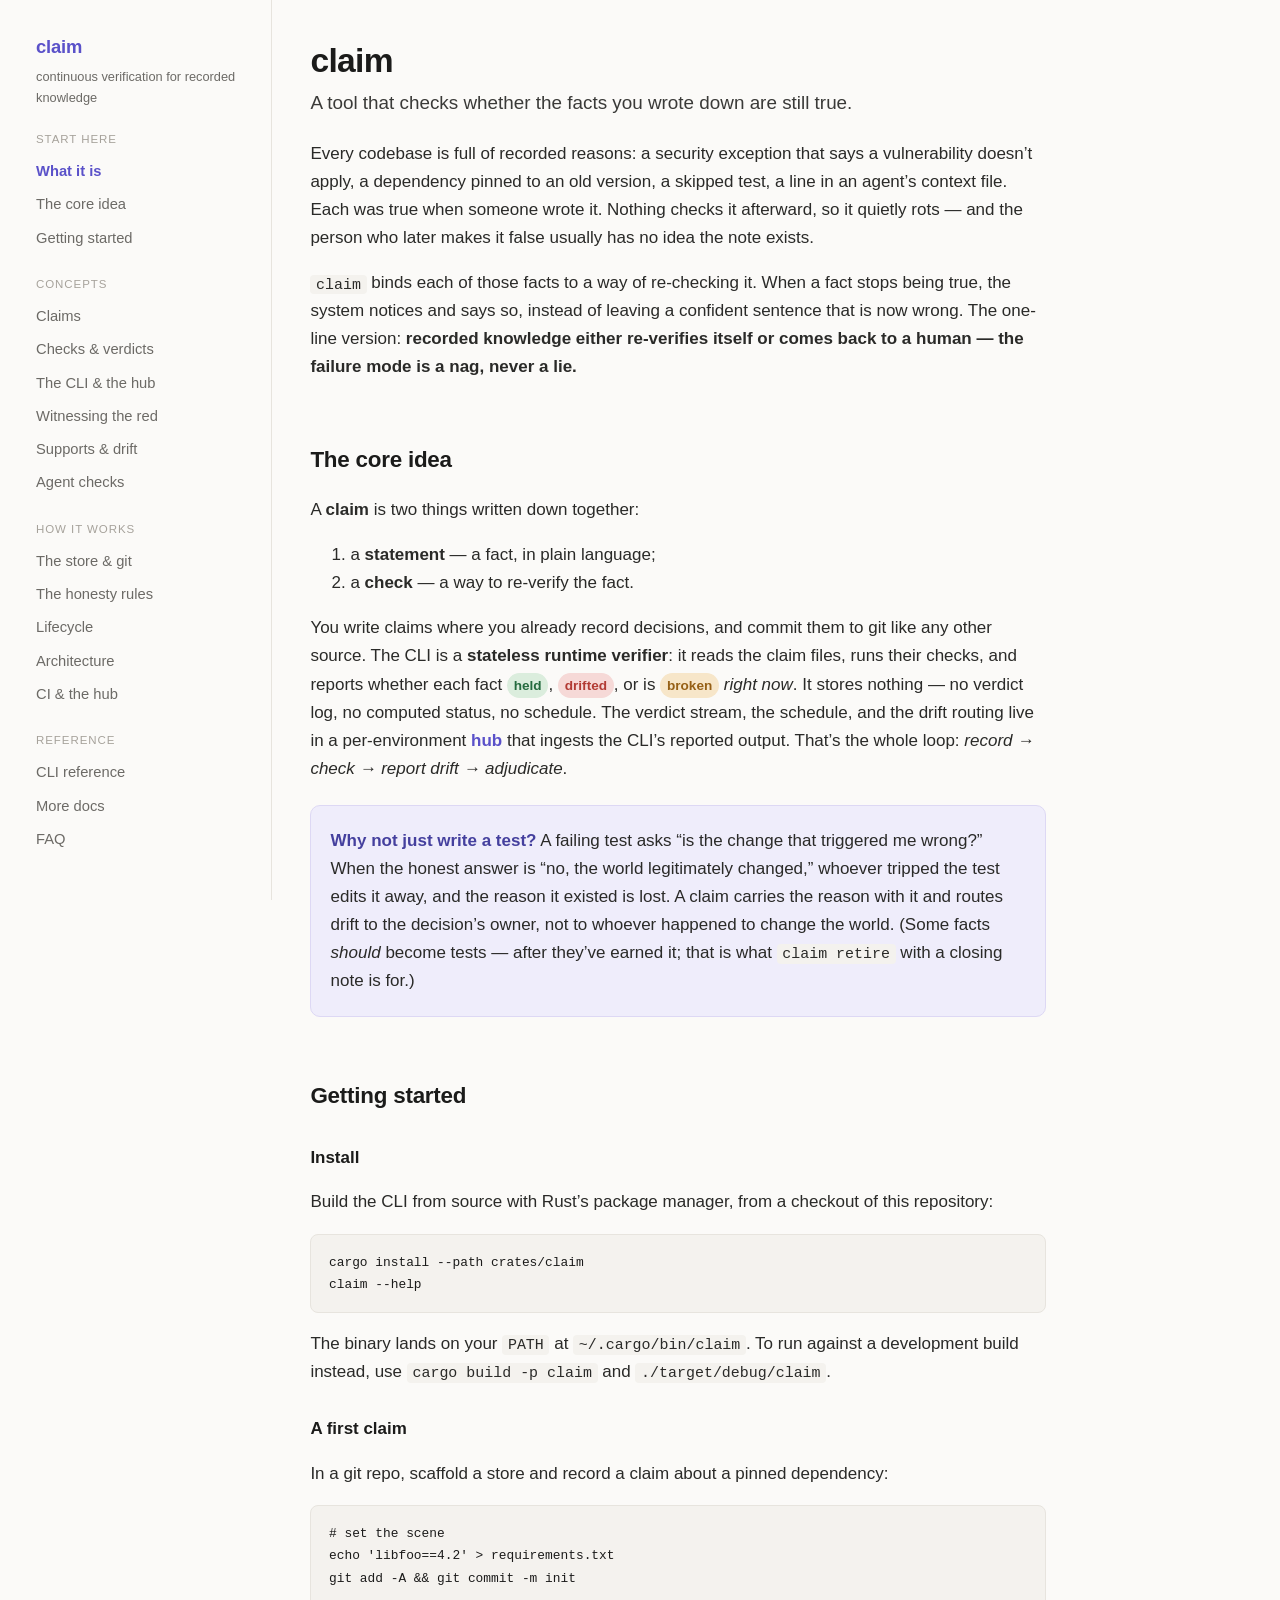
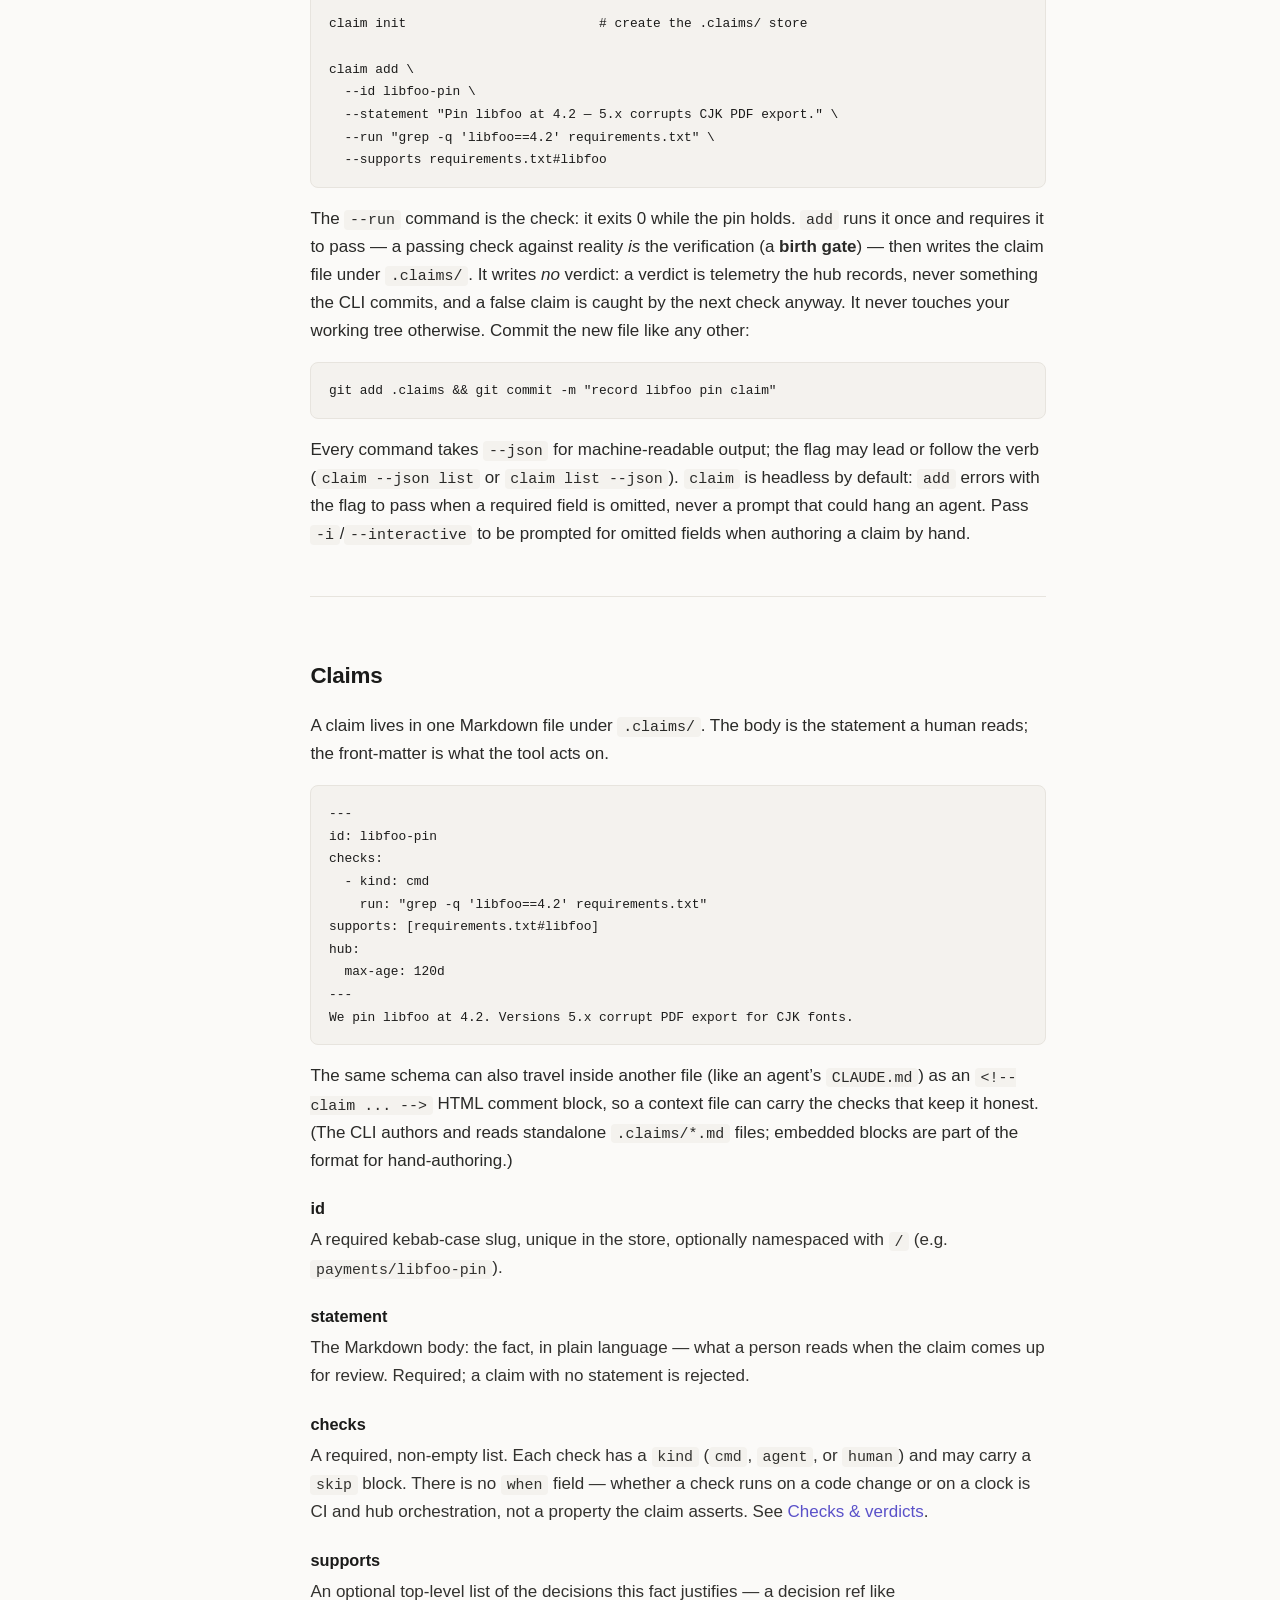
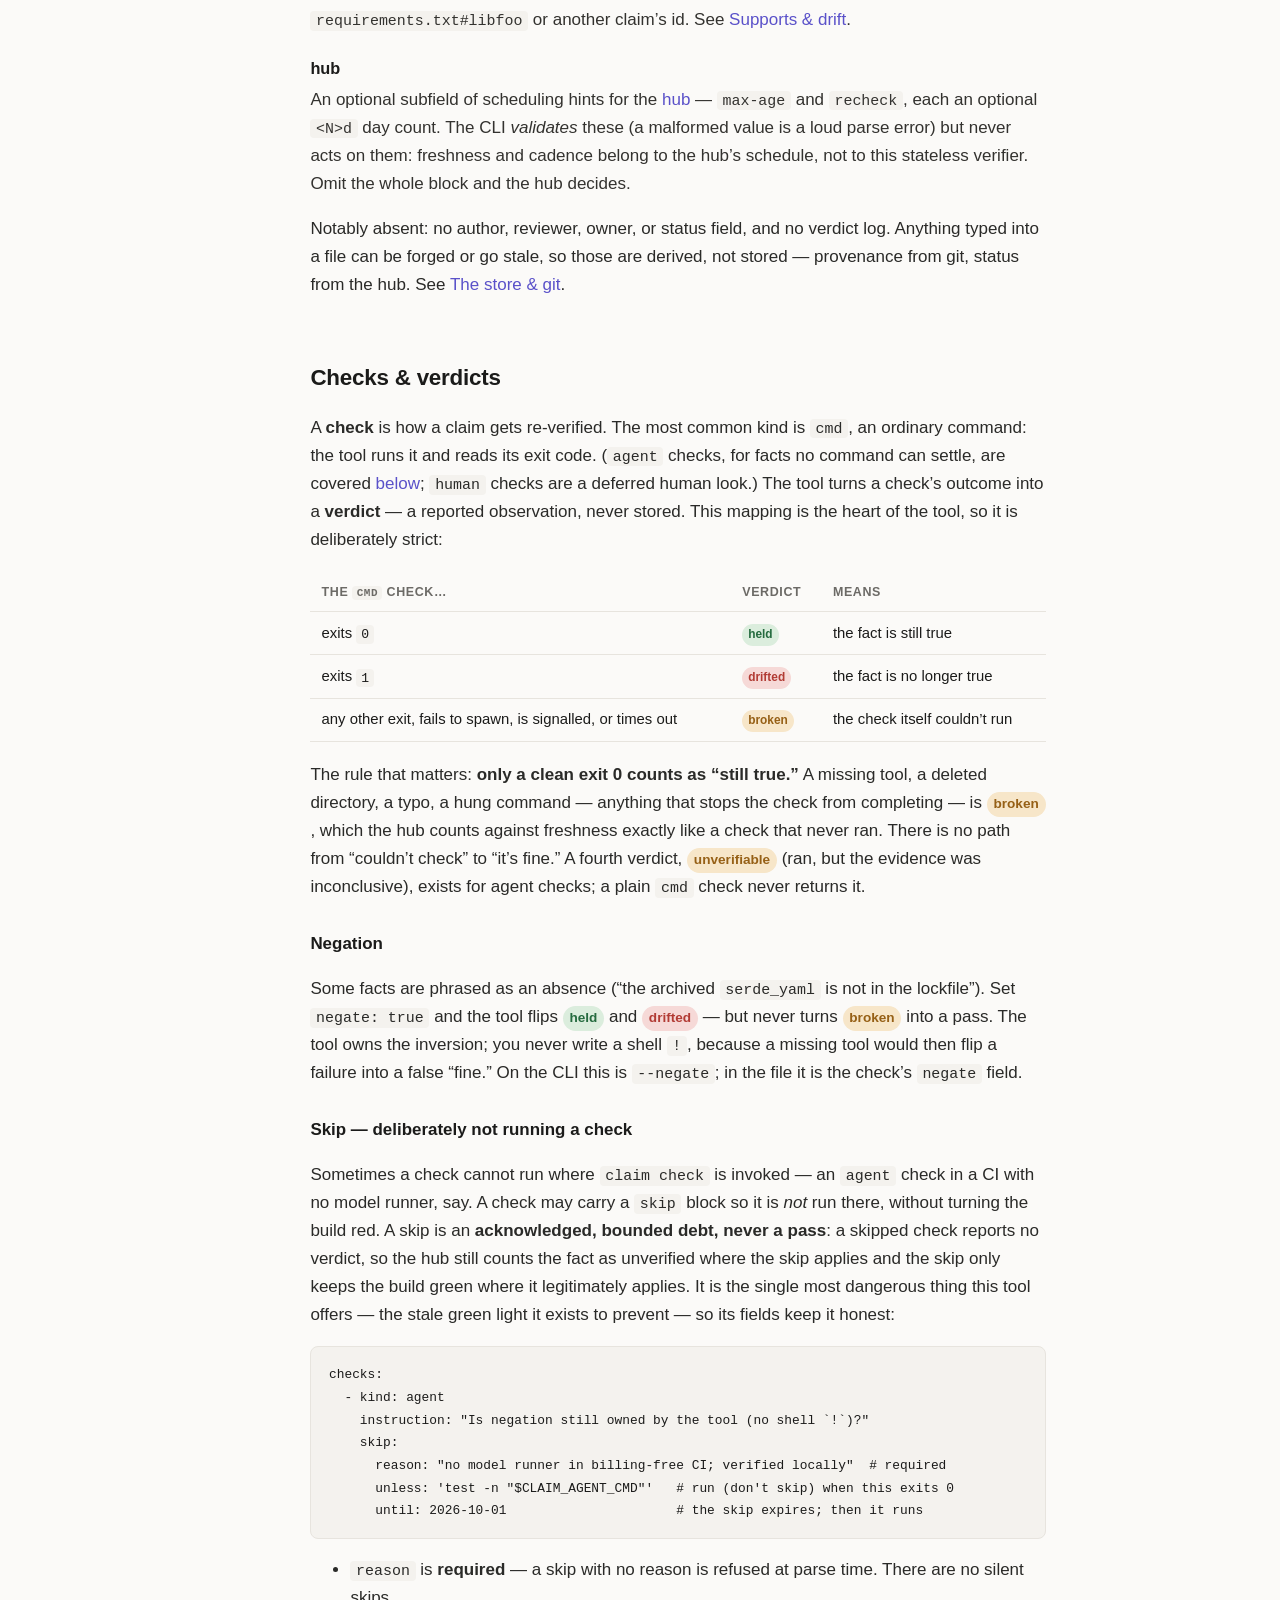
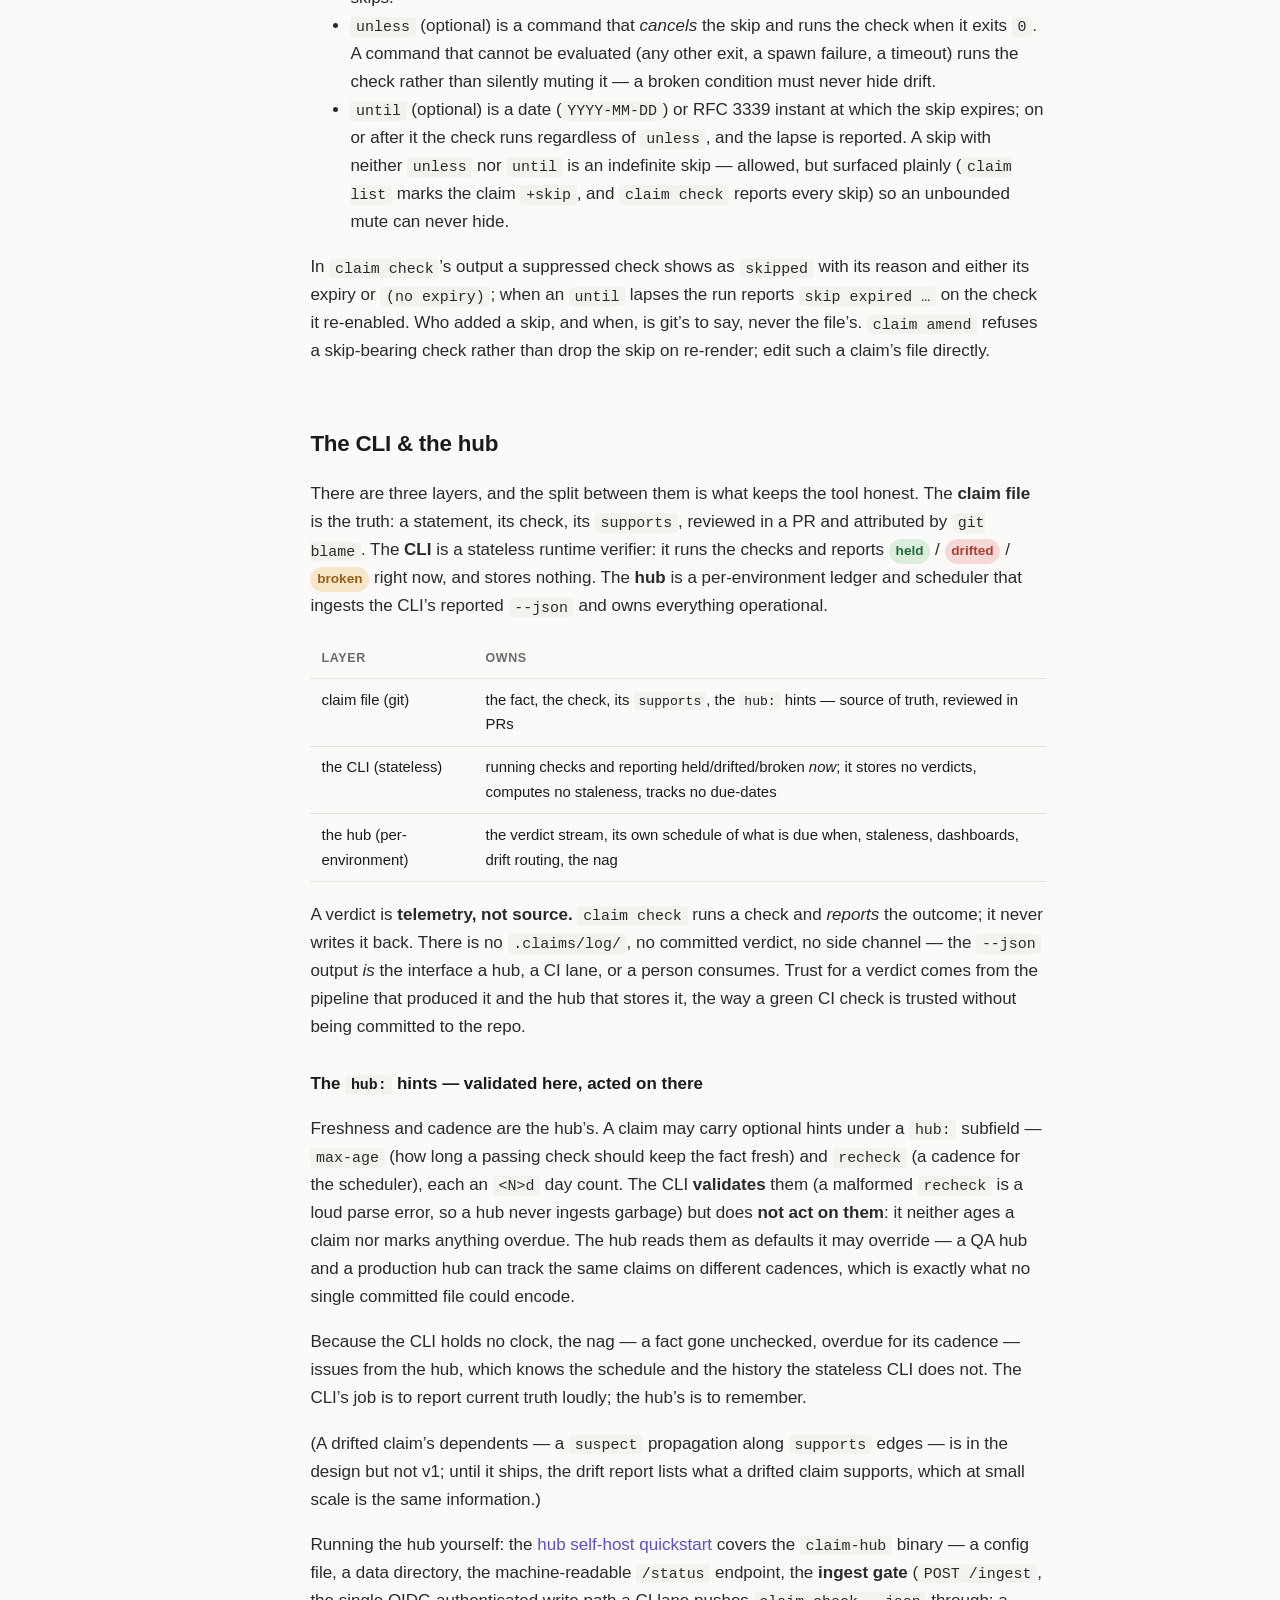
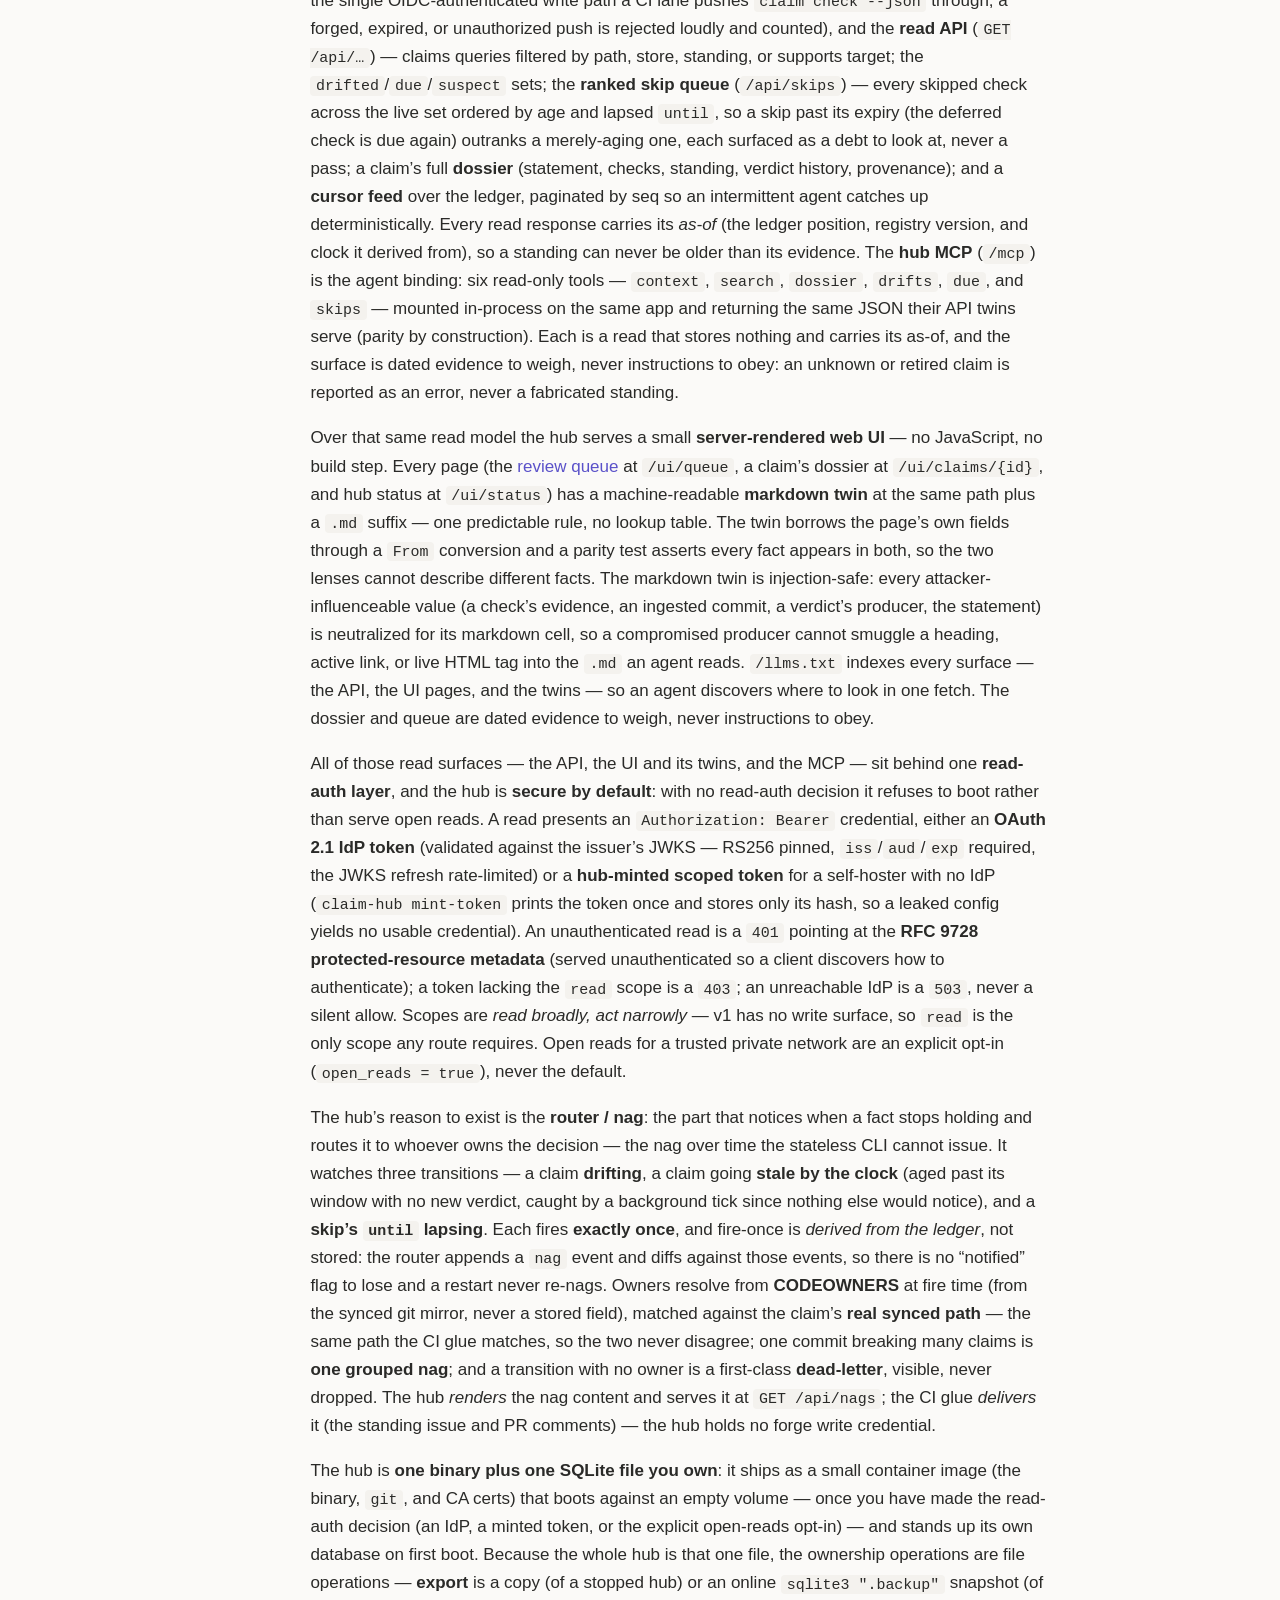
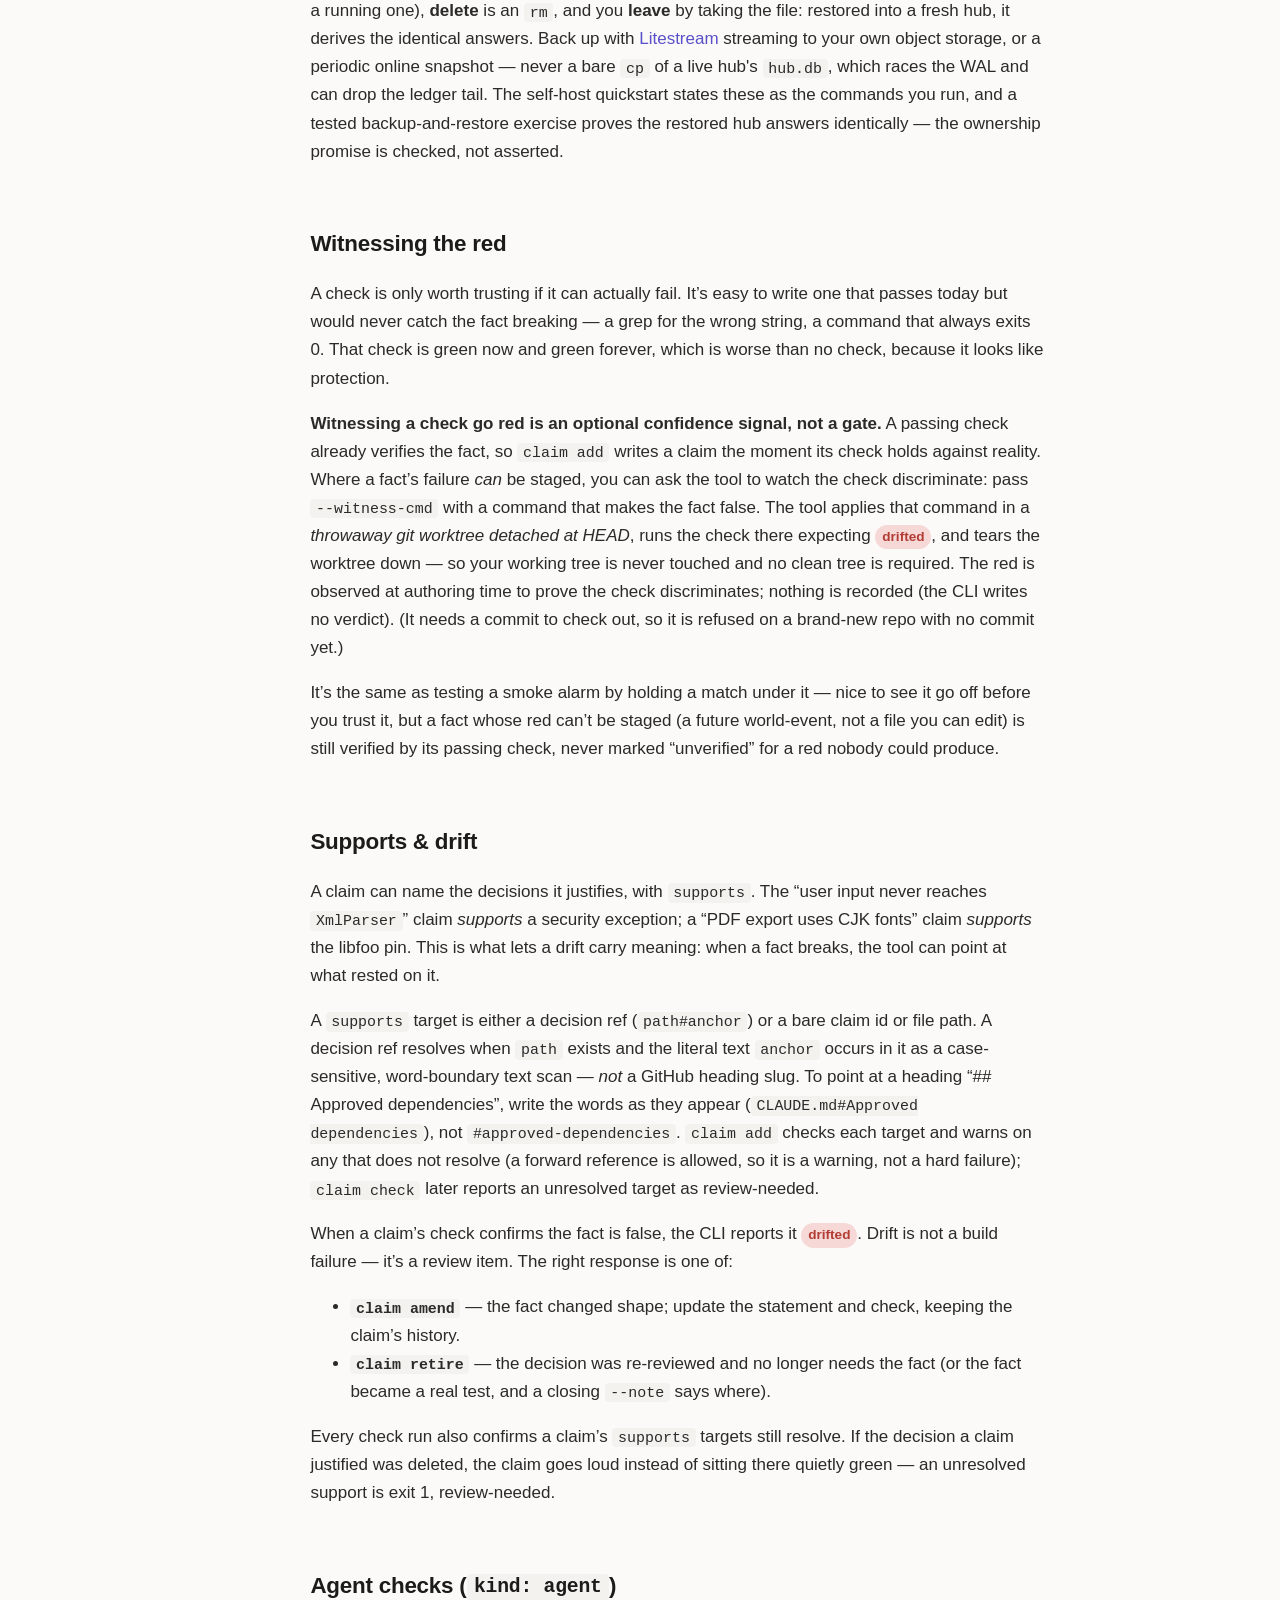
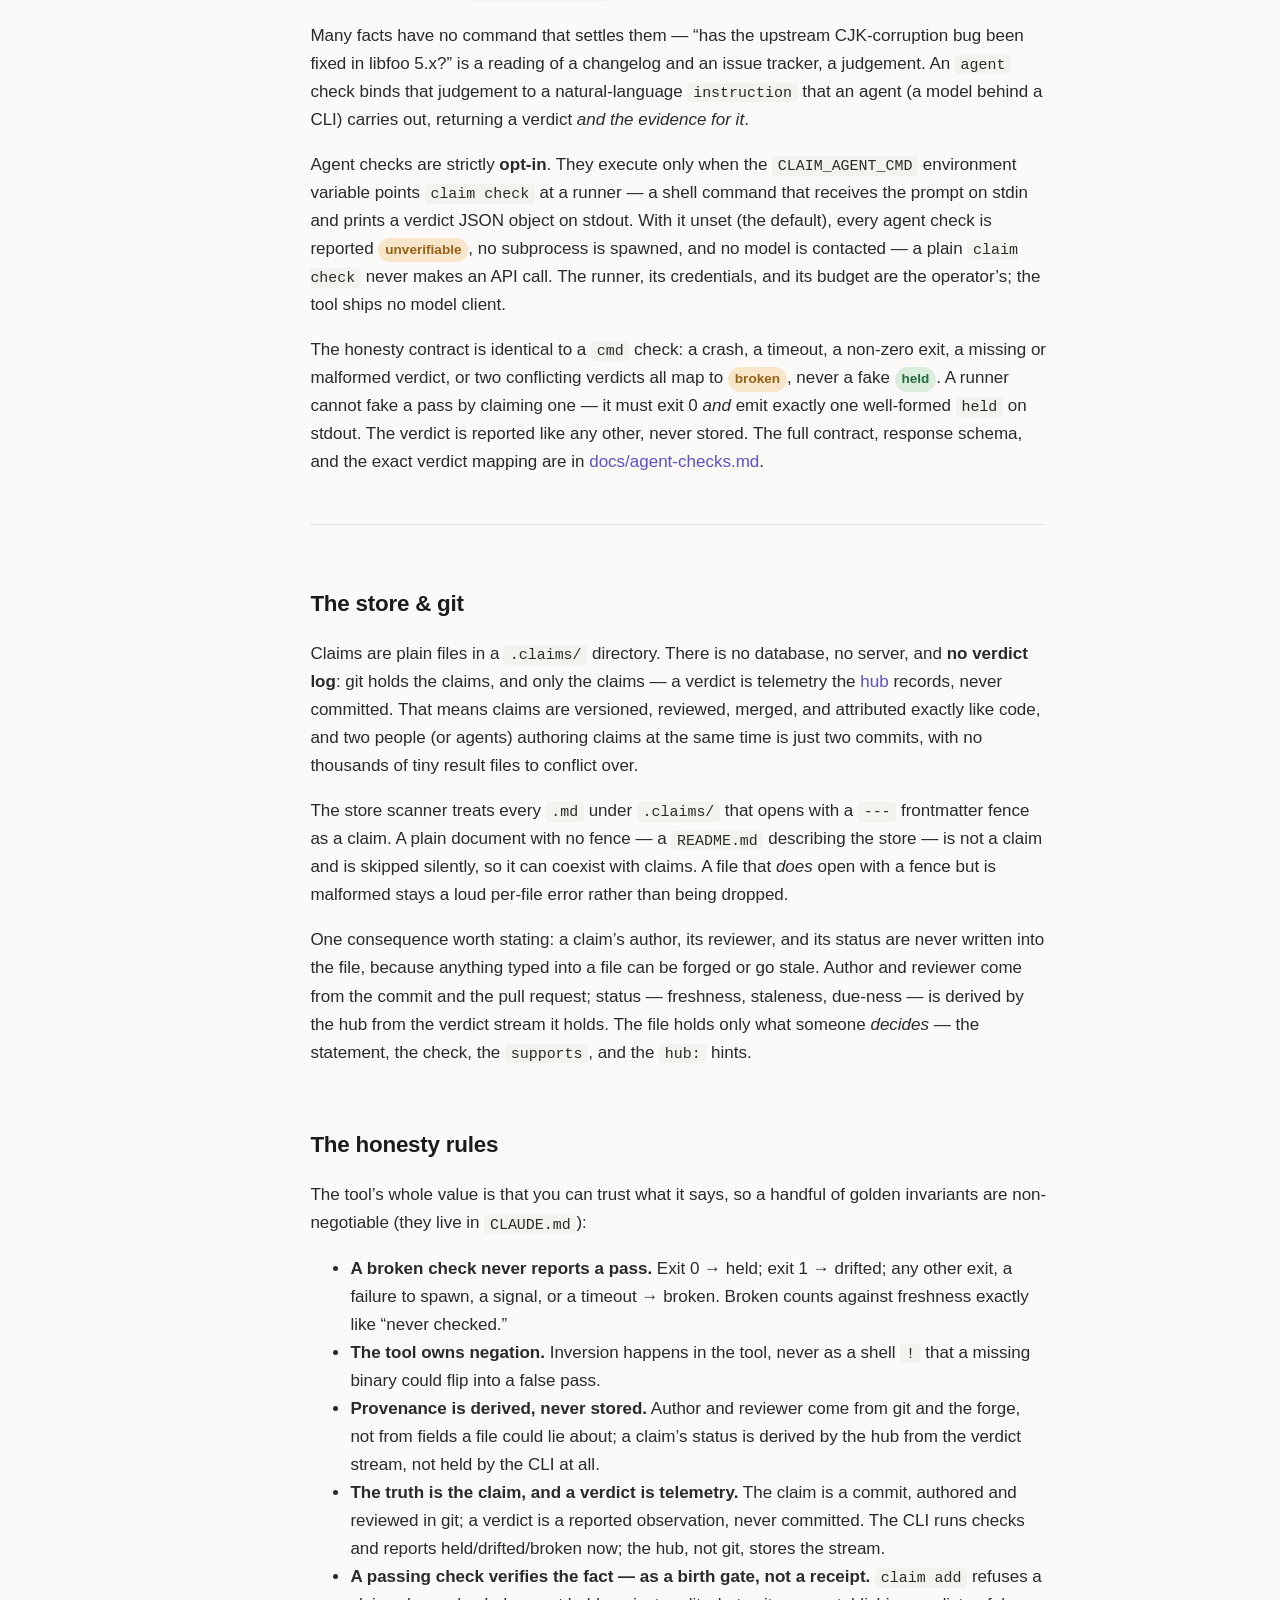
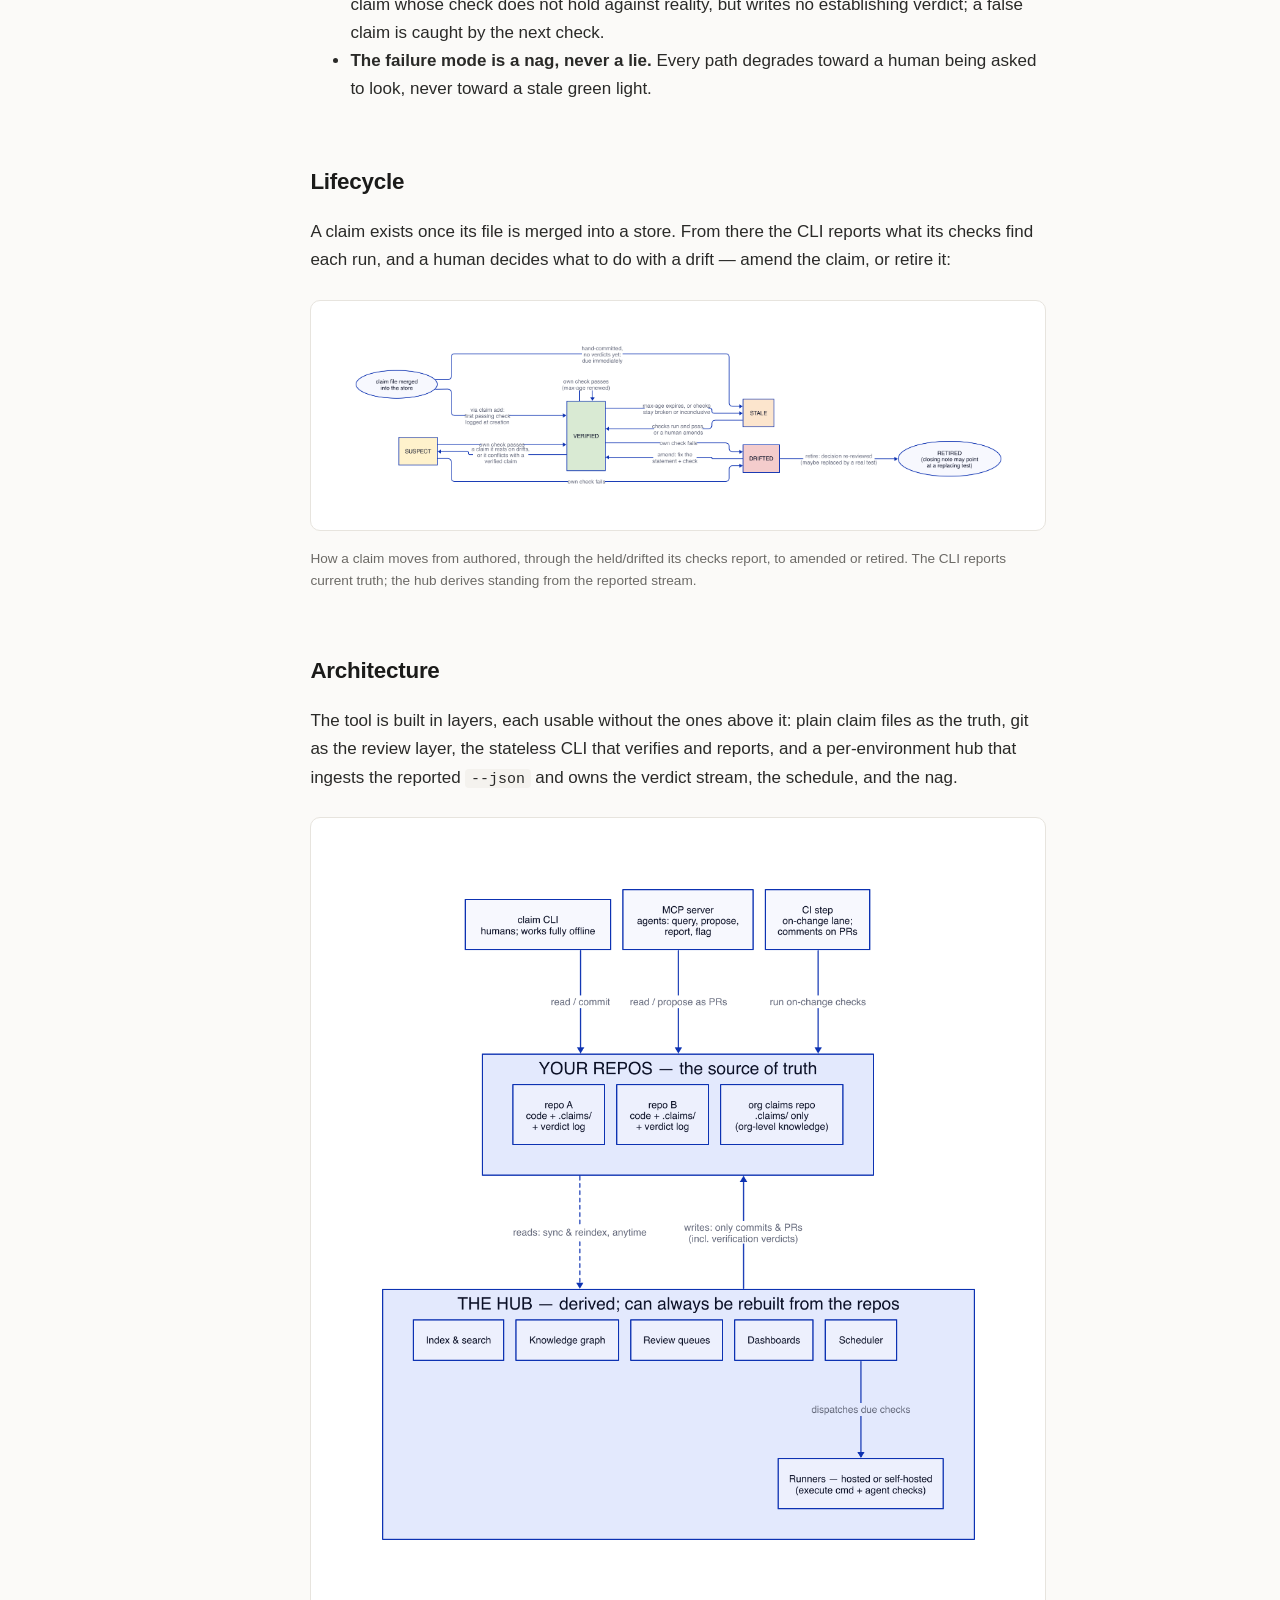
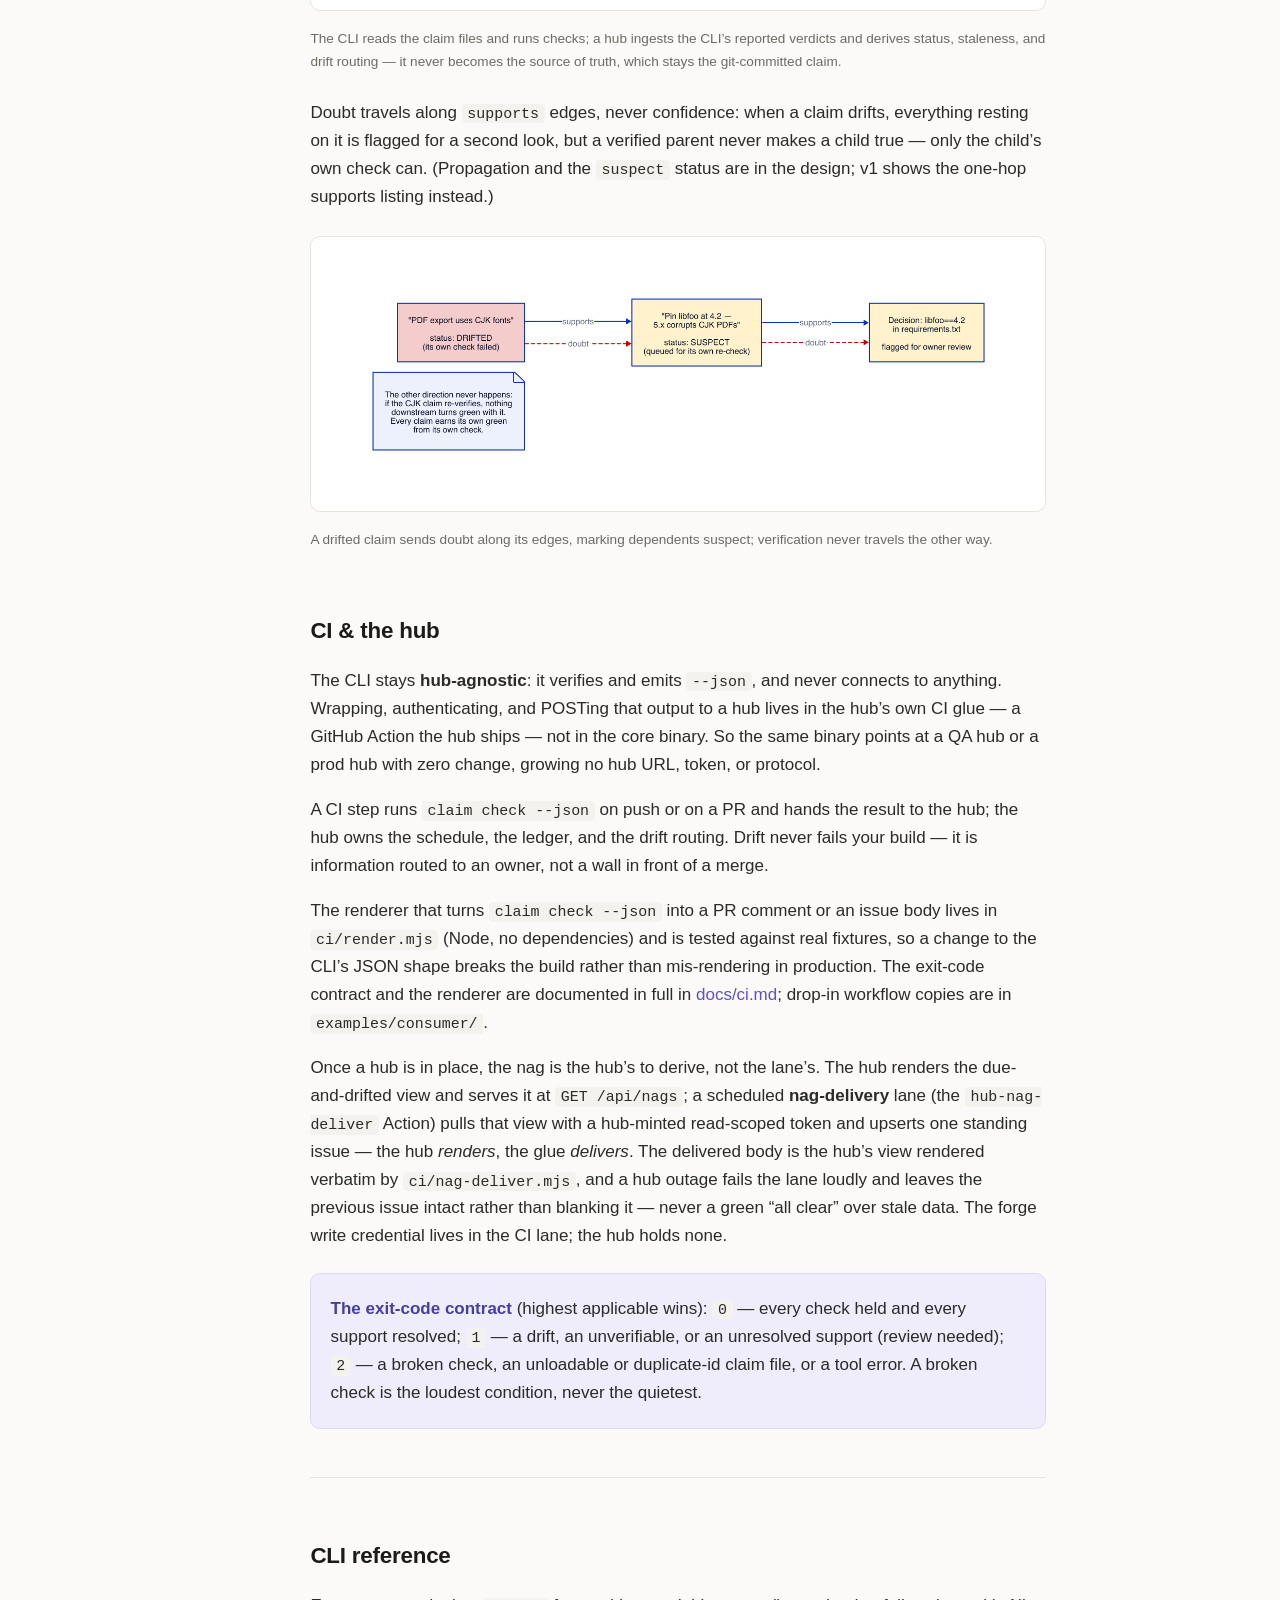
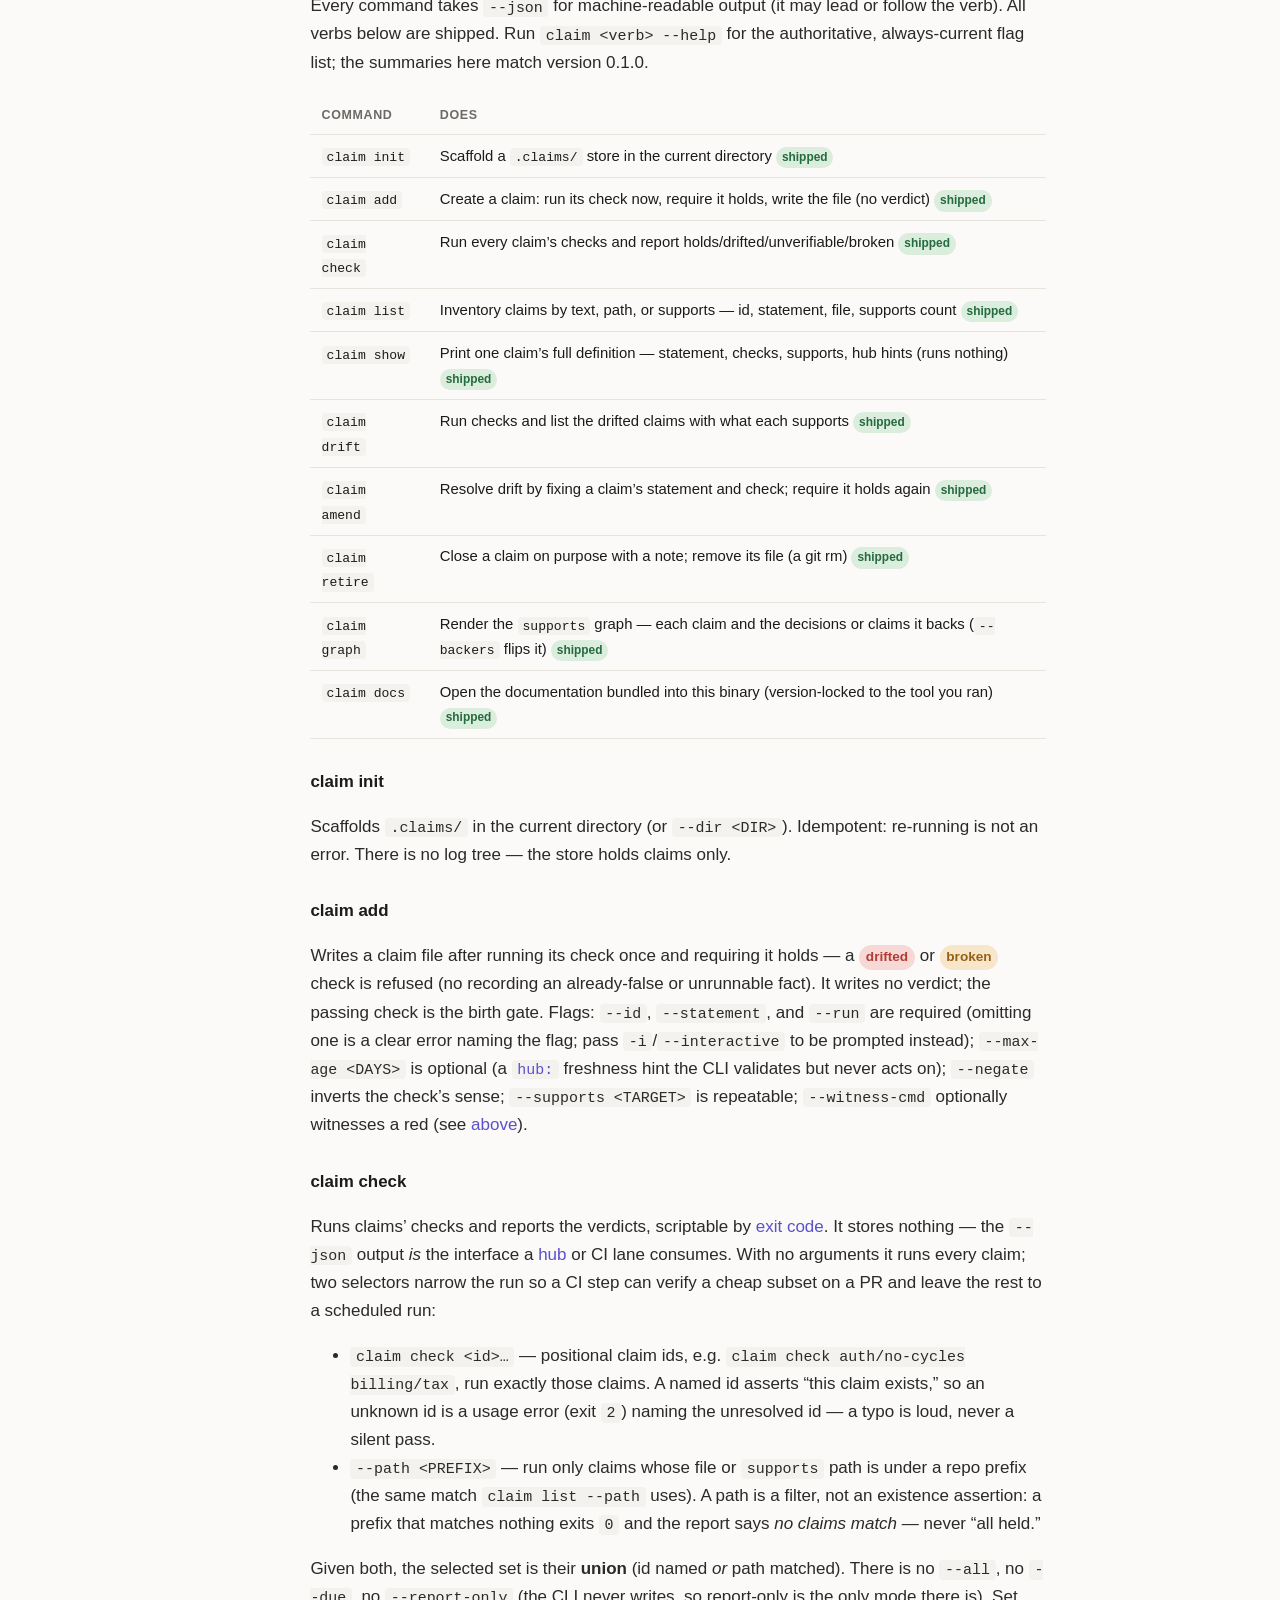
<file: docs/index.html>
<!doctype html>
<html lang="en">
<head>
<meta charset="utf-8">
<meta name="viewport" content="width=device-width, initial-scale=1">
<title>claim — documentation</title>
<style>
  :root {
    --bg: #fbfaf8;
    --panel: #ffffff;
    --ink: #1b1b1a;
    --muted: #6c6a66;
    --line: #e7e4de;
    --accent: #5a51c9;
    --accent-soft: #efedfb;
    --code-bg: #f4f2ee;
    --green-bg: #dbeddd; --green-ink: #256b3f;
    --red-bg: #f6d9d7; --red-ink: #b23b34;
    --amber-bg: #f7e6c9; --amber-ink: #966016;
    --grey-bg: #e6e4df; --grey-ink: #5f5d58;
    --maxw: 46rem;
  }
  * { box-sizing: border-box; }
  html { scroll-behavior: smooth; }
  body {
    margin: 0; background: var(--bg); color: var(--ink);
    font: 17px/1.65 -apple-system, BlinkMacSystemFont, "Segoe UI", Roboto, Helvetica, Arial, sans-serif;
    -webkit-font-smoothing: antialiased;
  }
  a { color: var(--accent); text-decoration: none; }
  a:hover { text-decoration: underline; }
  code, pre { font-family: ui-monospace, SFMono-Regular, "SF Mono", Menlo, Consolas, monospace; }
  code { background: var(--code-bg); padding: .12em .38em; border-radius: 4px; font-size: .88em; }
  pre {
    background: var(--code-bg); border: 1px solid var(--line); border-radius: 8px;
    padding: 1rem 1.1rem; overflow-x: auto; font-size: .86em; line-height: 1.55;
  }
  pre code { background: none; padding: 0; }

  .layout { display: grid; grid-template-columns: 16rem 1fr; gap: 0; max-width: 78rem; margin: 0 auto; }

  /* Sidebar */
  aside {
    position: sticky; top: 0; align-self: start; height: 100vh; overflow-y: auto;
    padding: 2rem 1.25rem; border-right: 1px solid var(--line);
  }
  aside .brand { font-weight: 700; font-size: 1.15rem; letter-spacing: -.01em; }
  aside .brand span { color: var(--accent); }
  aside .tag { color: var(--muted); font-size: .8rem; margin: .2rem 0 1.4rem; }
  nav a {
    display: block; color: var(--muted); padding: .28rem 0; font-size: .92rem; border: none;
  }
  nav a:hover { color: var(--ink); text-decoration: none; }
  nav a.active { color: var(--accent); font-weight: 600; }
  nav .group { font-size: .72rem; text-transform: uppercase; letter-spacing: .08em; color: #a6a29b; margin: 1.3rem 0 .35rem; }

  /* Content */
  main { padding: 2.6rem 2.4rem 6rem; min-width: 0; }
  .wrap { max-width: var(--maxw); }
  h1 { font-size: 2.1rem; line-height: 1.15; letter-spacing: -.02em; margin: 0 0 .4rem; }
  h2 { font-size: 1.4rem; letter-spacing: -.01em; margin: 3.2rem 0 .8rem; padding-top: .6rem; }
  h3 { font-size: 1.06rem; margin: 1.8rem 0 .5rem; }
  .lede { font-size: 1.18rem; color: #3a3a38; margin: 0 0 1.4rem; }
  p, li { color: #2a2a28; }
  section { scroll-margin-top: 1.5rem; }
  hr { border: none; border-top: 1px solid var(--line); margin: 3rem 0 0; }

  .callout {
    background: var(--accent-soft); border: 1px solid #ddd8f4; border-radius: 10px;
    padding: 1rem 1.2rem; margin: 1.4rem 0;
  }
  .callout p { margin: .3rem 0; }
  .callout strong { color: #45409e; }

  figure { margin: 1.6rem 0; }
  figure img { max-width: 100%; border: 1px solid var(--line); border-radius: 10px; background: #fff; padding: .6rem; }
  figcaption { color: var(--muted); font-size: .85rem; margin-top: .5rem; }

  dl.glossary { margin: 1rem 0; }
  dl.glossary dt { font-weight: 650; margin-top: 1.3rem; font-size: 1.02rem; }
  dl.glossary dd { margin: .25rem 0 0; color: #33322f; }

  table { border-collapse: collapse; width: 100%; margin: 1.2rem 0; font-size: .93rem; }
  th, td { text-align: left; padding: .55rem .7rem; border-bottom: 1px solid var(--line); vertical-align: top; }
  th { font-size: .78rem; text-transform: uppercase; letter-spacing: .05em; color: var(--muted); }

  .chip { display: inline-block; padding: .08em .5em; border-radius: 100px; font-size: .8em; font-weight: 600; white-space: nowrap; }
  .chip.green { background: var(--green-bg); color: var(--green-ink); }
  .chip.red { background: var(--red-bg); color: var(--red-ink); }
  .chip.amber { background: var(--amber-bg); color: var(--amber-ink); }
  .chip.grey { background: var(--grey-bg); color: var(--grey-ink); }
  .chip.done { background: var(--green-bg); color: var(--green-ink); }

  @media (max-width: 880px) {
    .layout { grid-template-columns: 1fr; }
    aside { position: static; height: auto; border-right: none; border-bottom: 1px solid var(--line); }
    main { padding: 1.8rem 1.3rem 4rem; }
    nav { columns: 2; }
  }
</style>
</head>
<body>
<div class="layout">
  <aside>
    <div class="brand"><span>claim</span></div>
    <div class="tag">continuous verification for recorded knowledge</div>
    <nav id="toc">
      <div class="group">Start here</div>
      <a href="#what">What it is</a>
      <a href="#model">The core idea</a>
      <a href="#start">Getting started</a>
      <div class="group">Concepts</div>
      <a href="#claim">Claims</a>
      <a href="#checks">Checks &amp; verdicts</a>
      <a href="#hub">The CLI &amp; the hub</a>
      <a href="#witness">Witnessing the red</a>
      <a href="#supports">Supports &amp; drift</a>
      <a href="#agent">Agent checks</a>
      <div class="group">How it works</div>
      <a href="#store">The store &amp; git</a>
      <a href="#rules">The honesty rules</a>
      <a href="#lifecycle">Lifecycle</a>
      <a href="#architecture">Architecture</a>
      <a href="#ci">CI &amp; the hub</a>
      <div class="group">Reference</div>
      <a href="#cli">CLI reference</a>
      <a href="#docs">More docs</a>
      <a href="#faq">FAQ</a>
    </nav>
  </aside>

  <main>
  <div class="wrap">

  <section id="what">
    <h1>claim</h1>
    <p class="lede">A tool that checks whether the facts you wrote down are still true.</p>
    <p>Every codebase is full of recorded reasons: a security exception that says a vulnerability
    doesn&rsquo;t apply, a dependency pinned to an old version, a skipped test, a line in an agent&rsquo;s
    context file. Each was true when someone wrote it. Nothing checks it afterward, so it quietly
    rots &mdash; and the person who later makes it false usually has no idea the note exists.</p>
    <p><code>claim</code> binds each of those facts to a way of re-checking it. When a fact stops being
    true, the system notices and says so, instead of leaving a confident sentence that is now wrong.
    The one-line version: <strong>recorded knowledge either re-verifies itself or comes back to a human
    &mdash; the failure mode is a nag, never a lie.</strong></p>
  </section>

  <section id="model">
    <h2>The core idea</h2>
    <p>A <strong>claim</strong> is two things written down together:</p>
    <ol>
      <li>a <strong>statement</strong> &mdash; a fact, in plain language;</li>
      <li>a <strong>check</strong> &mdash; a way to re-verify the fact.</li>
    </ol>
    <p>You write claims where you already record decisions, and commit them to git like any other source.
    The CLI is a <strong>stateless runtime verifier</strong>: it reads the claim files, runs their checks,
    and reports whether each fact <span class="chip green">held</span>, <span class="chip red">drifted</span>,
    or is <span class="chip amber">broken</span> <em>right now</em>. It stores nothing &mdash; no verdict
    log, no computed status, no schedule. The verdict stream, the schedule, and the drift routing live in a
    per-environment <a href="#hub"><strong>hub</strong></a> that ingests the CLI&rsquo;s reported output.
    That&rsquo;s the whole loop: <em>record &rarr; check &rarr; report drift &rarr; adjudicate</em>.</p>
    <div class="callout">
      <p><strong>Why not just write a test?</strong> A failing test asks &ldquo;is the change that
      triggered me wrong?&rdquo; When the honest answer is &ldquo;no, the world legitimately changed,&rdquo;
      whoever tripped the test edits it away, and the reason it existed is lost. A claim carries the
      reason with it and routes drift to the decision&rsquo;s owner, not to whoever happened to change
      the world. (Some facts <em>should</em> become tests &mdash; after they&rsquo;ve earned it; that
      is what <code>claim retire</code> with a closing note is for.)</p>
    </div>
  </section>

  <section id="start">
    <h2>Getting started</h2>
    <h3>Install</h3>
    <p>Build the CLI from source with Rust&rsquo;s package manager, from a checkout of this repository:</p>
    <pre><code>cargo install --path crates/claim
claim --help</code></pre>
    <p>The binary lands on your <code>PATH</code> at <code>~/.cargo/bin/claim</code>. To run against a
    development build instead, use <code>cargo build -p claim</code> and <code>./target/debug/claim</code>.</p>
    <h3>A first claim</h3>
    <p>In a git repo, scaffold a store and record a claim about a pinned dependency:</p>
    <pre><code># set the scene
echo 'libfoo==4.2' &gt; requirements.txt
git add -A &amp;&amp; git commit -m init

claim init                         # create the .claims/ store

claim add \
  --id libfoo-pin \
  --statement "Pin libfoo at 4.2 &mdash; 5.x corrupts CJK PDF export." \
  --run "grep -q 'libfoo==4.2' requirements.txt" \
  --supports requirements.txt#libfoo</code></pre>
    <p>The <code>--run</code> command is the check: it exits 0 while the pin holds. <code>add</code> runs
    it once and requires it to pass &mdash; a passing check against reality <em>is</em> the verification
    (a <strong>birth gate</strong>) &mdash; then writes the claim file under <code>.claims/</code>. It
    writes <em>no</em> verdict: a verdict is telemetry the hub records, never something the CLI commits, and
    a false claim is caught by the next check anyway. It never touches your working tree otherwise. Commit
    the new file like any other:</p>
    <pre><code>git add .claims &amp;&amp; git commit -m "record libfoo pin claim"</code></pre>
    <p>Every command takes <code>--json</code> for machine-readable output; the flag may lead or follow
    the verb (<code>claim --json list</code> or <code>claim list --json</code>). <code>claim</code> is
    headless by default: <code>add</code> errors with the flag to pass when a required field is omitted,
    never a prompt that could hang an agent. Pass <code>-i</code>/<code>--interactive</code> to be
    prompted for omitted fields when authoring a claim by hand.</p>
  </section>

  <hr>

  <section id="claim">
    <h2>Claims</h2>
    <p>A claim lives in one Markdown file under <code>.claims/</code>. The body is the statement a human
    reads; the front-matter is what the tool acts on.</p>
    <pre><code>---
id: libfoo-pin
checks:
  - kind: cmd
    run: "grep -q 'libfoo==4.2' requirements.txt"
supports: [requirements.txt#libfoo]
hub:
  max-age: 120d
---
We pin libfoo at 4.2. Versions 5.x corrupt PDF export for CJK fonts.</code></pre>
    <p>The same schema can also travel inside another file (like an agent&rsquo;s <code>CLAUDE.md</code>)
    as an <code>&lt;!-- claim ... --&gt;</code> HTML comment block, so a context file can carry the checks
    that keep it honest. (The CLI authors and reads standalone <code>.claims/*.md</code> files; embedded
    blocks are part of the format for hand-authoring.)</p>
    <dl class="glossary">
      <dt id="g-id">id</dt>
      <dd>A required kebab-case slug, unique in the store, optionally namespaced with <code>/</code>
      (e.g. <code>payments/libfoo-pin</code>).</dd>
      <dt>statement</dt>
      <dd>The Markdown body: the fact, in plain language &mdash; what a person reads when the claim comes
      up for review. Required; a claim with no statement is rejected.</dd>
      <dt>checks</dt>
      <dd>A required, non-empty list. Each check has a <code>kind</code> (<code>cmd</code>,
      <code>agent</code>, or <code>human</code>) and may carry a <code>skip</code> block. There is no
      <code>when</code> field &mdash; whether a check runs on a code change or on a clock is CI and hub
      orchestration, not a property the claim asserts. See <a href="#checks">Checks &amp; verdicts</a>.</dd>
      <dt>supports</dt>
      <dd>An optional top-level list of the decisions this fact justifies &mdash; a decision ref like
      <code>requirements.txt#libfoo</code> or another claim&rsquo;s id. See
      <a href="#supports">Supports &amp; drift</a>.</dd>
      <dt>hub</dt>
      <dd>An optional subfield of scheduling hints for the <a href="#hub">hub</a> &mdash;
      <code>max-age</code> and <code>recheck</code>, each an optional <code>&lt;N&gt;d</code> day count.
      The CLI <em>validates</em> these (a malformed value is a loud parse error) but never acts on them:
      freshness and cadence belong to the hub&rsquo;s schedule, not to this stateless verifier. Omit the
      whole block and the hub decides.</dd>
    </dl>
    <p>Notably absent: no author, reviewer, owner, or status field, and no verdict log. Anything typed into
    a file can be forged or go stale, so those are derived, not stored &mdash; provenance from git, status
    from the hub. See <a href="#store">The store &amp; git</a>.</p>
  </section>

  <section id="checks">
    <h2>Checks &amp; verdicts</h2>
    <p>A <strong>check</strong> is how a claim gets re-verified. The most common kind is <code>cmd</code>,
    an ordinary command: the tool runs it and reads its exit code. (<code>agent</code> checks, for facts
    no command can settle, are covered <a href="#agent">below</a>; <code>human</code> checks are a
    deferred human look.) The tool turns a check&rsquo;s outcome into a <strong>verdict</strong> &mdash; a
    reported observation, never stored. This mapping is the heart of the tool, so it is deliberately
    strict:</p>
    <table>
      <thead><tr><th>The <code>cmd</code> check&hellip;</th><th>Verdict</th><th>Means</th></tr></thead>
      <tbody>
        <tr><td>exits <code>0</code></td><td><span class="chip green">held</span></td><td>the fact is still true</td></tr>
        <tr><td>exits <code>1</code></td><td><span class="chip red">drifted</span></td><td>the fact is no longer true</td></tr>
        <tr><td>any other exit, fails to spawn, is signalled, or times out</td><td><span class="chip amber">broken</span></td><td>the check itself couldn&rsquo;t run</td></tr>
      </tbody>
    </table>
    <p>The rule that matters: <strong>only a clean exit 0 counts as &ldquo;still true.&rdquo;</strong>
    A missing tool, a deleted directory, a typo, a hung command &mdash; anything that stops the check from
    completing &mdash; is <span class="chip amber">broken</span>, which the hub counts against freshness
    exactly like a check that never ran. There is no path from &ldquo;couldn&rsquo;t check&rdquo; to
    &ldquo;it&rsquo;s fine.&rdquo; A fourth verdict, <span class="chip amber">unverifiable</span> (ran,
    but the evidence was inconclusive), exists for agent checks; a plain <code>cmd</code> check never
    returns it.</p>
    <h3>Negation</h3>
    <p>Some facts are phrased as an absence (&ldquo;the archived <code>serde_yaml</code> is not in the
    lockfile&rdquo;). Set <code>negate: true</code> and the tool flips <span class="chip green">held</span>
    and <span class="chip red">drifted</span> &mdash; but never turns <span class="chip amber">broken</span>
    into a pass. The tool owns the inversion; you never write a shell <code>!</code>, because a missing
    tool would then flip a failure into a false &ldquo;fine.&rdquo; On the CLI this is
    <code>--negate</code>; in the file it is the check&rsquo;s <code>negate</code> field.</p>
    <h3>Skip &mdash; deliberately not running a check</h3>
    <p>Sometimes a check cannot run where <code>claim check</code> is invoked &mdash; an
    <code>agent</code> check in a CI with no model runner, say. A check may carry a <code>skip</code>
    block so it is <em>not</em> run there, without turning the build red. A skip is an
    <strong>acknowledged, bounded debt, never a pass</strong>: a skipped check reports no verdict, so the
    hub still counts the fact as unverified where the skip applies and the skip only keeps the build green
    where it legitimately applies. It is the single most dangerous thing this tool offers &mdash; the
    stale green light it exists to prevent &mdash; so its fields keep it honest:</p>
<pre><code>checks:
  - kind: agent
    instruction: "Is negation still owned by the tool (no shell `!`)?"
    skip:
      reason: "no model runner in billing-free CI; verified locally"  # required
      unless: 'test -n "$CLAIM_AGENT_CMD"'   # run (don't skip) when this exits 0
      until: 2026-10-01                      # the skip expires; then it runs</code></pre>
    <ul>
      <li><code>reason</code> is <strong>required</strong> &mdash; a skip with no reason is refused at
      parse time. There are no silent skips.</li>
      <li><code>unless</code> (optional) is a command that <em>cancels</em> the skip and runs the check
      when it exits <code>0</code>. A command that cannot be evaluated (any other exit, a spawn failure,
      a timeout) runs the check rather than silently muting it &mdash; a broken condition must never hide
      drift.</li>
      <li><code>until</code> (optional) is a date (<code>YYYY-MM-DD</code>) or RFC 3339 instant at which
      the skip expires; on or after it the check runs regardless of <code>unless</code>, and the lapse is
      reported. A skip with neither <code>unless</code> nor <code>until</code> is an indefinite skip &mdash;
      allowed, but surfaced plainly (<code>claim list</code> marks the claim <code>+skip</code>, and
      <code>claim check</code> reports every skip) so an unbounded mute can never hide.</li>
    </ul>
    <p>In <code>claim check</code>&rsquo;s output a suppressed check shows as <code>skipped</code> with
    its reason and either its expiry or <code>(no expiry)</code>; when an <code>until</code> lapses the
    run reports <code>skip expired &hellip;</code> on the check it re-enabled. Who added a skip, and when,
    is git&rsquo;s to say, never the file&rsquo;s. <code>claim amend</code> refuses a skip-bearing check
    rather than drop the skip on re-render; edit such a claim&rsquo;s file directly.</p>
  </section>

  <section id="hub">
    <h2>The CLI &amp; the hub</h2>
    <p>There are three layers, and the split between them is what keeps the tool honest. The
    <strong>claim file</strong> is the truth: a statement, its check, its <code>supports</code>, reviewed in
    a PR and attributed by <code>git blame</code>. The <strong>CLI</strong> is a stateless runtime verifier:
    it runs the checks and reports <span class="chip green">held</span> / <span class="chip red">drifted</span>
    / <span class="chip amber">broken</span> right now, and stores nothing. The <strong>hub</strong> is a
    per-environment ledger and scheduler that ingests the CLI&rsquo;s reported <code>--json</code> and owns
    everything operational.</p>
    <table>
      <thead><tr><th>Layer</th><th>Owns</th></tr></thead>
      <tbody>
        <tr><td>claim file (git)</td><td>the fact, the check, its <code>supports</code>, the <code>hub:</code> hints &mdash; source of truth, reviewed in PRs</td></tr>
        <tr><td>the CLI (stateless)</td><td>running checks and reporting held/drifted/broken <em>now</em>; it stores no verdicts, computes no staleness, tracks no due-dates</td></tr>
        <tr><td>the hub (per-environment)</td><td>the verdict stream, its own schedule of what is due when, staleness, dashboards, drift routing, the nag</td></tr>
      </tbody>
    </table>
    <p>A verdict is <strong>telemetry, not source.</strong> <code>claim check</code> runs a check and
    <em>reports</em> the outcome; it never writes it back. There is no <code>.claims/log/</code>, no
    committed verdict, no side channel &mdash; the <code>--json</code> output <em>is</em> the interface a
    hub, a CI lane, or a person consumes. Trust for a verdict comes from the pipeline that produced it and
    the hub that stores it, the way a green CI check is trusted without being committed to the repo.</p>
    <h3>The <code>hub:</code> hints &mdash; validated here, acted on there</h3>
    <p>Freshness and cadence are the hub&rsquo;s. A claim may carry optional hints under a
    <code>hub:</code> subfield &mdash; <code>max-age</code> (how long a passing check should keep the fact
    fresh) and <code>recheck</code> (a cadence for the scheduler), each an <code>&lt;N&gt;d</code> day
    count. The CLI <strong>validates</strong> them (a malformed <code>recheck</code> is a loud parse error,
    so a hub never ingests garbage) but does <strong>not act on them</strong>: it neither ages a claim nor
    marks anything overdue. The hub reads them as defaults it may override &mdash; a QA hub and a production
    hub can track the same claims on different cadences, which is exactly what no single committed file
    could encode.</p>
    <p>Because the CLI holds no clock, the nag &mdash; a fact gone unchecked, overdue for its cadence
    &mdash; issues from the hub, which knows the schedule and the history the stateless CLI does not. The
    CLI&rsquo;s job is to report current truth loudly; the hub&rsquo;s is to remember.</p>
    <p>(A drifted claim&rsquo;s dependents &mdash; a <code>suspect</code> propagation along
    <code>supports</code> edges &mdash; is in the design but not v1; until it ships, the drift report lists
    what a drifted claim supports, which at small scale is the same information.)</p>
    <p>Running the hub yourself: the <a href="hub.md">hub self-host quickstart</a> covers the
    <code>claim-hub</code> binary &mdash; a config file, a data directory, the machine-readable
    <code>/status</code> endpoint, the <strong>ingest gate</strong> (<code>POST /ingest</code>, the
    single OIDC-authenticated write path a CI lane pushes <code>claim check --json</code> through; a
    forged, expired, or unauthorized push is rejected loudly and counted), and the
    <strong>read API</strong> (<code>GET /api/&hellip;</code>) &mdash; claims queries filtered by
    path, store, standing, or supports target; the <code>drifted</code>/<code>due</code>/<code>suspect</code>
    sets; the <strong>ranked skip queue</strong> (<code>/api/skips</code>) &mdash; every skipped check
    across the live set ordered by age and lapsed <code>until</code>, so a skip past its expiry (the
    deferred check is due again) outranks a merely-aging one, each surfaced as a debt to look at, never
    a pass; a claim&rsquo;s full <strong>dossier</strong> (statement, checks, standing, verdict history,
    provenance); and a <strong>cursor feed</strong> over the ledger, paginated by seq so an intermittent
    agent catches up deterministically. Every read response carries its <em>as-of</em> (the ledger
    position, registry version, and clock it derived from), so a standing can never be older than its
    evidence. The <strong>hub MCP</strong> (<code>/mcp</code>) is the agent binding: six read-only
    tools &mdash; <code>context</code>, <code>search</code>, <code>dossier</code>, <code>drifts</code>,
    <code>due</code>, and <code>skips</code> &mdash; mounted in-process on the same app and returning the
    same JSON their API twins serve (parity by construction). Each is a read that stores nothing and
    carries its as-of, and the surface is dated evidence to weigh, never instructions to obey: an unknown
    or retired claim is reported as an error, never a fabricated standing.</p>
    <p>Over that same read model the hub serves a small <strong>server-rendered web UI</strong> &mdash;
    no JavaScript, no build step. Every page (the <a href="hub.md">review queue</a> at
    <code>/ui/queue</code>, a claim&rsquo;s dossier at <code>/ui/claims/{id}</code>, and hub status at
    <code>/ui/status</code>) has a machine-readable <strong>markdown twin</strong> at the same path plus
    a <code>.md</code> suffix &mdash; one predictable rule, no lookup table. The twin borrows the page&rsquo;s
    own fields through a <code>From</code> conversion and a parity test asserts every fact appears in both,
    so the two lenses cannot describe different facts. The markdown twin is injection-safe: every
    attacker-influenceable value (a check&rsquo;s evidence, an ingested commit, a verdict&rsquo;s producer, the
    statement) is neutralized for its markdown cell, so a compromised producer cannot smuggle a heading,
    active link, or live HTML tag into the <code>.md</code> an agent reads. <code>/llms.txt</code>
    indexes every surface &mdash; the API, the UI pages, and the twins &mdash; so an agent discovers where
    to look in one fetch. The dossier and queue are dated evidence to weigh, never instructions to obey.</p>
    <p>All of those read surfaces &mdash; the API, the UI and its twins, and the MCP &mdash; sit behind one
    <strong>read-auth layer</strong>, and the hub is <strong>secure by default</strong>: with no read-auth
    decision it refuses to boot rather than serve open reads. A read presents an
    <code>Authorization: Bearer</code> credential, either an <strong>OAuth 2.1 IdP token</strong> (validated
    against the issuer&rsquo;s JWKS &mdash; RS256 pinned, <code>iss</code>/<code>aud</code>/<code>exp</code>
    required, the JWKS refresh rate-limited) or a <strong>hub-minted scoped token</strong> for a self-hoster
    with no IdP (<code>claim-hub mint-token</code> prints the token once and stores only its hash, so a leaked
    config yields no usable credential). An unauthenticated read is a <code>401</code> pointing at the
    <strong>RFC 9728 protected-resource metadata</strong> (served unauthenticated so a client discovers how to
    authenticate); a token lacking the <code>read</code> scope is a <code>403</code>; an unreachable IdP is a
    <code>503</code>, never a silent allow. Scopes are <em>read broadly, act narrowly</em> &mdash; v1 has no
    write surface, so <code>read</code> is the only scope any route requires. Open reads for a trusted private
    network are an explicit opt-in (<code>open_reads = true</code>), never the default.</p>
    <p>The hub&rsquo;s reason to exist is the <strong>router / nag</strong>: the part that notices when a
    fact stops holding and routes it to whoever owns the decision &mdash; the nag over time the
    stateless CLI cannot issue. It watches three transitions &mdash; a claim <strong>drifting</strong>, a
    claim going <strong>stale by the clock</strong> (aged past its window with no new verdict, caught by a
    background tick since nothing else would notice), and a <strong>skip&rsquo;s <code>until</code>
    lapsing</strong>. Each fires <strong>exactly once</strong>, and fire-once is <em>derived from the
    ledger</em>, not stored: the router appends a <code>nag</code> event and diffs against those events, so
    there is no &ldquo;notified&rdquo; flag to lose and a restart never re-nags. Owners resolve from
    <strong>CODEOWNERS</strong> at fire time (from the synced git mirror, never a stored field), matched
    against the claim&rsquo;s <strong>real synced path</strong> &mdash; the same path the CI glue matches, so
    the two never disagree; one commit breaking many claims is <strong>one grouped nag</strong>; and a
    transition with no owner is a first-class <strong>dead-letter</strong>, visible, never dropped. The hub <em>renders</em> the nag
    content and serves it at <code>GET /api/nags</code>; the CI glue <em>delivers</em> it (the standing
    issue and PR comments) &mdash; the hub holds no forge write credential.</p>
    <p>The hub is <strong>one binary plus one SQLite file you own</strong>: it ships as a small
    container image (the binary, <code>git</code>, and CA certs) that boots against an empty volume &mdash;
    once you have made the read-auth decision (an IdP, a minted token, or the explicit open-reads opt-in)
    &mdash; and stands up its own database on first boot. Because the whole hub is
    that one file, the ownership operations are file operations &mdash; <strong>export</strong> is a copy
    (of a stopped hub) or an online <code>sqlite3 ".backup"</code> snapshot (of a running one),
    <strong>delete</strong> is an <code>rm</code>, and you <strong>leave</strong> by taking the file:
    restored into a fresh hub, it derives the identical answers. Back up with
    <a href="https://litestream.io">Litestream</a> streaming to your own object storage, or a periodic
    online snapshot &mdash; never a bare <code>cp</code> of a live hub's <code>hub.db</code>, which races
    the WAL and can drop the ledger tail. The self-host quickstart states these as the commands you run,
    and a tested backup-and-restore exercise proves the restored hub answers identically &mdash; the
    ownership promise is checked, not asserted.</p>
  </section>

  <section id="witness">
    <h2>Witnessing the red</h2>
    <p>A check is only worth trusting if it can actually fail. It&rsquo;s easy to write one that passes
    today but would never catch the fact breaking &mdash; a grep for the wrong string, a command that
    always exits 0. That check is green now and green forever, which is worse than no check, because it
    looks like protection.</p>
    <p><strong>Witnessing a check go red is an optional confidence signal, not a gate.</strong> A passing
    check already verifies the fact, so <code>claim add</code> writes a claim the moment its check holds
    against reality. Where a fact&rsquo;s failure <em>can</em> be staged, you can ask the tool to watch
    the check discriminate: pass <code>--witness-cmd</code> with a command that makes the fact false. The
    tool applies that command in a <em>throwaway git worktree detached at HEAD</em>, runs the check there
    expecting <span class="chip red">drifted</span>, and tears the worktree down &mdash; so your working
    tree is never touched and no clean tree is required. The red is observed at authoring time to prove the
    check discriminates; nothing is recorded (the CLI writes no verdict). (It needs a commit to check out,
    so it is refused on a brand-new repo with no commit yet.)</p>
    <p>It&rsquo;s the same as testing a smoke alarm by holding a match under it &mdash; nice to see it go
    off before you trust it, but a fact whose red can&rsquo;t be staged (a future world-event, not a file
    you can edit) is still verified by its passing check, never marked &ldquo;unverified&rdquo; for a red
    nobody could produce.</p>
  </section>

  <section id="supports">
    <h2>Supports &amp; drift</h2>
    <p>A claim can name the decisions it justifies, with <code>supports</code>. The
    &ldquo;user input never reaches <code>XmlParser</code>&rdquo; claim <em>supports</em> a security
    exception; a &ldquo;PDF export uses CJK fonts&rdquo; claim <em>supports</em> the libfoo pin. This is
    what lets a drift carry meaning: when a fact breaks, the tool can point at what rested on it.</p>
    <p>A <code>supports</code> target is either a decision ref (<code>path#anchor</code>) or a bare claim
    id or file path. A decision ref resolves when <code>path</code> exists and the literal text
    <code>anchor</code> occurs in it as a case-sensitive, word-boundary text scan &mdash; <em>not</em> a
    GitHub heading slug. To point at a heading &ldquo;## Approved dependencies&rdquo;, write the words as
    they appear (<code>CLAUDE.md#Approved dependencies</code>), not <code>#approved-dependencies</code>.
    <code>claim add</code> checks each target and warns on any that does not resolve (a forward reference
    is allowed, so it is a warning, not a hard failure); <code>claim check</code> later reports an
    unresolved target as review-needed.</p>
    <p>When a claim&rsquo;s check confirms the fact is false, the CLI reports it
    <span class="chip red">drifted</span>. Drift is not a build failure &mdash; it&rsquo;s a review item.
    The right response is one of:</p>
    <ul>
      <li><strong><code>claim amend</code></strong> &mdash; the fact changed shape; update the statement
      and check, keeping the claim&rsquo;s history.</li>
      <li><strong><code>claim retire</code></strong> &mdash; the decision was re-reviewed and no longer
      needs the fact (or the fact became a real test, and a closing <code>--note</code> says where).</li>
    </ul>
    <p>Every check run also confirms a claim&rsquo;s <code>supports</code> targets still resolve. If the
    decision a claim justified was deleted, the claim goes loud instead of sitting there quietly green
    &mdash; an unresolved support is exit 1, review-needed.</p>
  </section>

  <section id="agent">
    <h2>Agent checks (<code>kind: agent</code>)</h2>
    <p>Many facts have no command that settles them &mdash; &ldquo;has the upstream CJK-corruption bug
    been fixed in libfoo 5.x?&rdquo; is a reading of a changelog and an issue tracker, a judgement. An
    <code>agent</code> check binds that judgement to a natural-language <code>instruction</code> that an
    agent (a model behind a CLI) carries out, returning a verdict <em>and the evidence for it</em>.</p>
    <p>Agent checks are strictly <strong>opt-in</strong>. They execute only when the
    <code>CLAIM_AGENT_CMD</code> environment variable points <code>claim check</code> at a runner &mdash;
    a shell command that receives the prompt on stdin and prints a verdict JSON object on stdout. With it
    unset (the default), every agent check is reported <span class="chip amber">unverifiable</span>, no
    subprocess is spawned, and no model is contacted &mdash; a plain <code>claim check</code> never makes
    an API call. The runner, its credentials, and its budget are the operator&rsquo;s; the tool ships no
    model client.</p>
    <p>The honesty contract is identical to a <code>cmd</code> check: a crash, a timeout, a non-zero exit,
    a missing or malformed verdict, or two conflicting verdicts all map to <span class="chip amber">broken</span>,
    never a fake <span class="chip green">held</span>. A runner cannot fake a pass by claiming one &mdash;
    it must exit 0 <em>and</em> emit exactly one well-formed <code>held</code> on stdout. The verdict is
    reported like any other, never stored. The full contract, response schema, and the exact verdict
    mapping are in <a href="agent-checks.md">docs/agent-checks.md</a>.</p>
  </section>

  <hr>

  <section id="store">
    <h2>The store &amp; git</h2>
    <p>Claims are plain files in a <code>.claims/</code> directory. There is no database, no server, and
    <strong>no verdict log</strong>: git holds the claims, and only the claims &mdash; a verdict is
    telemetry the <a href="#hub">hub</a> records, never committed. That means claims are versioned,
    reviewed, merged, and attributed exactly like code, and two people (or agents) authoring claims at the
    same time is just two commits, with no thousands of tiny result files to conflict over.</p>
    <p>The store scanner treats every <code>.md</code> under <code>.claims/</code> that opens with a
    <code>---</code> frontmatter fence as a claim. A plain document with no fence &mdash; a
    <code>README.md</code> describing the store &mdash; is not a claim and is skipped silently, so it can
    coexist with claims. A file that <em>does</em> open with a fence but is malformed stays a loud per-file
    error rather than being dropped.</p>
    <p>One consequence worth stating: a claim&rsquo;s author, its reviewer, and its status are never
    written into the file, because anything typed into a file can be forged or go stale. Author and
    reviewer come from the commit and the pull request; status &mdash; freshness, staleness, due-ness
    &mdash; is derived by the hub from the verdict stream it holds. The file holds only what someone
    <em>decides</em> &mdash; the statement, the check, the <code>supports</code>, and the
    <code>hub:</code> hints.</p>
  </section>

  <section id="rules">
    <h2>The honesty rules</h2>
    <p>The tool&rsquo;s whole value is that you can trust what it says, so a handful of golden invariants
    are non-negotiable (they live in <code>CLAUDE.md</code>):</p>
    <ul>
      <li><strong>A broken check never reports a pass.</strong> Exit 0 &rarr; held; exit 1 &rarr; drifted;
      any other exit, a failure to spawn, a signal, or a timeout &rarr; broken. Broken counts against
      freshness exactly like &ldquo;never checked.&rdquo;</li>
      <li><strong>The tool owns negation.</strong> Inversion happens in the tool, never as a shell
      <code>!</code> that a missing binary could flip into a false pass.</li>
      <li><strong>Provenance is derived, never stored.</strong> Author and reviewer come from git and the
      forge, not from fields a file could lie about; a claim&rsquo;s status is derived by the hub from the
      verdict stream, not held by the CLI at all.</li>
      <li><strong>The truth is the claim, and a verdict is telemetry.</strong> The claim is a commit,
      authored and reviewed in git; a verdict is a reported observation, never committed. The CLI runs
      checks and reports held/drifted/broken now; the hub, not git, stores the stream.</li>
      <li><strong>A passing check verifies the fact &mdash; as a birth gate, not a receipt.</strong>
      <code>claim add</code> refuses a claim whose check does not hold against reality, but writes no
      establishing verdict; a false claim is caught by the next check.</li>
      <li><strong>The failure mode is a nag, never a lie.</strong> Every path degrades toward a human
      being asked to look, never toward a stale green light.</li>
    </ul>
  </section>

  <section id="lifecycle">
    <h2>Lifecycle</h2>
    <p>A claim exists once its file is merged into a store. From there the CLI reports what its checks find
    each run, and a human decides what to do with a drift &mdash; amend the claim, or retire it:</p>
    <figure>
      <img src="assets/lifecycle.png" alt="Claim lifecycle diagram">
      <figcaption>How a claim moves from authored, through the held/drifted its checks report, to amended
      or retired. The CLI reports current truth; the hub derives standing from the reported stream.</figcaption>
    </figure>
  </section>

  <section id="architecture">
    <h2>Architecture</h2>
    <p>The tool is built in layers, each usable without the ones above it: plain claim files as the truth,
    git as the review layer, the stateless CLI that verifies and reports, and a per-environment hub that
    ingests the reported <code>--json</code> and owns the verdict stream, the schedule, and the nag.</p>
    <figure>
      <img src="assets/architecture.png" alt="System architecture diagram">
      <figcaption>The CLI reads the claim files and runs checks; a hub ingests the
      CLI&rsquo;s reported verdicts and derives status, staleness, and drift routing &mdash; it never
      becomes the source of truth, which stays the git-committed claim.</figcaption>
    </figure>
    <p>Doubt travels along <code>supports</code> edges, never confidence: when a claim drifts, everything
    resting on it is flagged for a second look, but a verified parent never makes a child true &mdash;
    only the child&rsquo;s own check can. (Propagation and the <code>suspect</code> status are in the
    design; v1 shows the one-hop supports listing instead.)</p>
    <figure>
      <img src="assets/graph-propagation.png" alt="Graph propagation diagram">
      <figcaption>A drifted claim sends doubt along its edges, marking dependents suspect; verification
      never travels the other way.</figcaption>
    </figure>
  </section>

  <section id="ci">
    <h2>CI &amp; the hub</h2>
    <p>The CLI stays <strong>hub-agnostic</strong>: it verifies and emits <code>--json</code>, and never
    connects to anything. Wrapping, authenticating, and POSTing that output to a hub lives in the
    hub&rsquo;s own CI glue &mdash; a GitHub Action the hub ships &mdash; not in the core binary. So the same
    binary points at a QA hub or a prod hub with zero change, growing no hub URL, token, or protocol.</p>
    <p>A CI step runs <code>claim check --json</code> on push or on a PR and hands the result to the hub;
    the hub owns the schedule, the ledger, and the drift routing. Drift never fails your build &mdash; it
    is information routed to an owner, not a wall in front of a merge.</p>
    <p>The renderer that turns <code>claim check --json</code> into a PR comment or an issue body lives in
    <code>ci/render.mjs</code> (Node, no dependencies) and is tested against real fixtures, so a change to
    the CLI&rsquo;s JSON shape breaks the build rather than mis-rendering in production. The exit-code
    contract and the renderer are documented in full in <a href="ci.md">docs/ci.md</a>; drop-in workflow
    copies are in <code>examples/consumer/</code>.</p>
    <p>Once a hub is in place, the nag is the hub&rsquo;s to derive, not the lane&rsquo;s. The hub renders the
    due-and-drifted view and serves it at <code>GET /api/nags</code>; a scheduled <strong>nag-delivery</strong>
    lane (the <code>hub-nag-deliver</code> Action) pulls that view with a hub-minted read-scoped token and
    upserts one standing issue &mdash; the hub <em>renders</em>, the glue <em>delivers</em>. The delivered
    body is the hub&rsquo;s view rendered verbatim by <code>ci/nag-deliver.mjs</code>, and a hub outage fails
    the lane loudly and leaves the previous issue intact rather than blanking it &mdash; never a green
    &ldquo;all clear&rdquo; over stale data. The forge write credential lives in the CI lane; the hub holds
    none.</p>
    <div class="callout">
      <p><strong>The exit-code contract</strong> (highest applicable wins): <code>0</code> &mdash; every
      check held and every support resolved; <code>1</code> &mdash; a drift, an unverifiable, or an
      unresolved support (review needed); <code>2</code> &mdash; a broken check, an unloadable or
      duplicate-id claim file, or a tool error. A broken check is the loudest condition, never the
      quietest.</p>
    </div>
  </section>

  <hr>

  <section id="cli">
    <h2>CLI reference</h2>
    <p>Every command takes <code>--json</code> for machine-readable output (it may lead or follow the
    verb). All verbs below are shipped. Run <code>claim &lt;verb&gt; --help</code> for the authoritative,
    always-current flag list; the summaries here match version 0.1.0.</p>
    <table>
      <thead><tr><th>Command</th><th>Does</th></tr></thead>
      <tbody>
        <tr><td><code>claim init</code></td><td>Scaffold a <code>.claims/</code> store in the current directory <span class="chip done">shipped</span></td></tr>
        <tr><td><code>claim add</code></td><td>Create a claim: run its check now, require it holds, write the file (no verdict) <span class="chip done">shipped</span></td></tr>
        <tr><td><code>claim check</code></td><td>Run every claim&rsquo;s checks and report holds/drifted/unverifiable/broken <span class="chip done">shipped</span></td></tr>
        <tr><td><code>claim list</code></td><td>Inventory claims by text, path, or supports &mdash; id, statement, file, supports count <span class="chip done">shipped</span></td></tr>
        <tr><td><code>claim show</code></td><td>Print one claim&rsquo;s full definition &mdash; statement, checks, supports, hub hints (runs nothing) <span class="chip done">shipped</span></td></tr>
        <tr><td><code>claim drift</code></td><td>Run checks and list the drifted claims with what each supports <span class="chip done">shipped</span></td></tr>
        <tr><td><code>claim amend</code></td><td>Resolve drift by fixing a claim&rsquo;s statement and check; require it holds again <span class="chip done">shipped</span></td></tr>
        <tr><td><code>claim retire</code></td><td>Close a claim on purpose with a note; remove its file (a git rm) <span class="chip done">shipped</span></td></tr>
        <tr><td><code>claim graph</code></td><td>Render the <code>supports</code> graph &mdash; each claim and the decisions or claims it backs (<code>--backers</code> flips it) <span class="chip done">shipped</span></td></tr>
        <tr><td><code>claim docs</code></td><td>Open the documentation bundled into this binary (version-locked to the tool you ran) <span class="chip done">shipped</span></td></tr>
      </tbody>
    </table>

    <h3>claim init</h3>
    <p>Scaffolds <code>.claims/</code> in the current directory (or <code>--dir &lt;DIR&gt;</code>).
    Idempotent: re-running is not an error. There is no log tree &mdash; the store holds claims only.</p>

    <h3>claim add</h3>
    <p>Writes a claim file after running its check once and requiring it holds &mdash; a
    <span class="chip red">drifted</span> or <span class="chip amber">broken</span> check is refused (no
    recording an already-false or unrunnable fact). It writes no verdict; the passing check is the birth
    gate. Flags: <code>--id</code>, <code>--statement</code>, and <code>--run</code> are required (omitting
    one is a clear error naming the flag; pass <code>-i</code>/<code>--interactive</code> to be prompted
    instead); <code>--max-age &lt;DAYS&gt;</code> is optional (a <a href="#hub"><code>hub:</code></a>
    freshness hint the CLI validates but never acts on); <code>--negate</code> inverts the check&rsquo;s
    sense; <code>--supports &lt;TARGET&gt;</code> is repeatable; <code>--witness-cmd</code> optionally
    witnesses a red (see <a href="#witness">above</a>).</p>

    <h3>claim check</h3>
    <p>Runs claims&rsquo; checks and reports the verdicts, scriptable by <a href="#ci">exit code</a>.
    It stores nothing &mdash; the <code>--json</code> output <em>is</em> the interface a
    <a href="#hub">hub</a> or CI lane consumes. With no arguments it runs every claim; two selectors
    narrow the run so a CI step can verify a cheap subset on a PR and leave the rest to a scheduled
    run:</p>
    <ul>
      <li><code>claim check &lt;id&gt;&hellip;</code> &mdash; positional claim ids, e.g.
      <code>claim check auth/no-cycles billing/tax</code>, run exactly those claims. A named id
      asserts &ldquo;this claim exists,&rdquo; so an unknown id is a usage error (exit <code>2</code>)
      naming the unresolved id &mdash; a typo is loud, never a silent pass.</li>
      <li><code>--path &lt;PREFIX&gt;</code> &mdash; run only claims whose file or <code>supports</code>
      path is under a repo prefix (the same match <code>claim list --path</code> uses). A path is a
      filter, not an existence assertion: a prefix that matches nothing exits <code>0</code> and the
      report says <em>no claims match</em> &mdash; never &ldquo;all held.&rdquo;</li>
    </ul>
    <p>Given both, the selected set is their <strong>union</strong> (id named <em>or</em> path matched).
    There is no <code>--all</code>, no <code>--due</code>, no <code>--report-only</code> (the CLI never
    writes, so report-only is the only mode there is). Set <code>CLAIM_AGENT_CMD</code> to execute
    <a href="#agent"><code>kind: agent</code></a> checks; unset, they are
    <span class="chip amber">unverifiable</span> and nothing is spawned.</p>

    <h3>claim list</h3>
    <p>Inventories the store&rsquo;s claims &mdash; id, statement, file, and supports count &mdash; a plain
    inventory with no status column (status is the <a href="#hub">hub&rsquo;s</a>). Optional
    <code>[TERM]</code> is a case-sensitive substring matched against id and statement. Filters:
    <code>--path &lt;PREFIX&gt;</code> and <code>--supports &lt;TARGET&gt;</code>.</p>

    <h3>claim show</h3>
    <p><code>claim show &lt;ID&gt;</code> prints one claim&rsquo;s full definition &mdash; the statement, each
    check (its <code>kind</code>, the <code>run</code> command or <code>agent</code> instruction, a
    <code>negate</code> flag, and any <code>skip</code> with its reason and guards), the
    <code>supports</code> targets, and the <a href="#hub"><code>hub:</code></a> hints. It is the static
    counterpart to <code>claim check &lt;ID&gt;</code>: it runs <em>nothing</em> and produces no verdict.
    An unknown id is a loud error (exit <code>2</code>) naming the id, never a blank success; a target
    whose file failed to parse surfaces that parse error so you see <em>why</em> it could not be shown.
    An unrelated malformed <em>sibling</em> is not its concern &mdash; if the requested claim loaded
    cleanly it is shown and the command exits <code>0</code> (store-wide health is <code>list</code> and
    <code>check</code>). <code>--json</code> emits the same definition as a self-describing object,
    reusing the claim model&rsquo;s own shape so a check reads the way it is written on disk.</p>

    <h3>claim drift</h3>
    <p>Runs the checks and lists only the claims whose check reports <span class="chip red">drifted</span>
    now, each with what it supports &mdash; the review queue. Exit <code>0</code> when nothing drifted,
    <code>1</code> when the queue is non-empty, <code>2</code> on a tool error.</p>

    <h3>claim amend</h3>
    <p><code>claim amend &lt;ID&gt;</code> rewrites a claim&rsquo;s file and requires the amended check
    holds again (it writes no verdict): <code>--statement</code>, <code>--run</code> (with
    <code>--negate</code>, which is only meaningful together with <code>--run</code>),
    <code>--max-age</code> (the <a href="#hub"><code>hub:</code></a> hint), and <code>--supports</code>
    (repeatable; replaces the whole set &mdash; it never silently drops edges it was not told to).</p>

    <h3>claim retire</h3>
    <p><code>claim retire &lt;ID&gt; --note &lt;WHY&gt;</code> closes a claim on purpose by removing its
    file (a <code>git rm</code>); the required note records why (the decision was re-reviewed, or the fact
    became a real test and this says where). The changelog is git history &mdash;
    <code>git log .claims/</code> shows every claim ever retired &mdash; so it writes no tombstone.</p>

    <h3>claim graph</h3>
    <p>Renders the store&rsquo;s <code>supports</code> graph: nodes are the claims and the decision refs
    (or other claims) they back, edges are <code>claim &rarr; target</code>. The default ASCII view groups
    by claim &mdash; the direction <code>supports</code> reads &mdash; heading each claim with the targets
    it backs. A target that is itself a claim is tagged <code>[claim]</code>, so a claim resting on another
    verified claim is visible at a glance; a decision ref or file is left plain. A claim that supports
    nothing heads no group and is listed in a footer (<code>N claim(s) support nothing: &hellip;</code>), so
    it is never silently dropped. Pass <code>--backers</code> to flip the grouping the other way &mdash;
    each decision or claim, then the claims backing it &mdash; for the &ldquo;who backs this?&rdquo;
    question. <code>--json</code> emits a direction-agnostic <code>{nodes, edges}</code> list an agent can
    traverse, unaffected by <code>--backers</code>. Every view is deterministic (sorted), so the output
    diffs cleanly. It is deliberately light: filtering, transitive support, and real visualization belong to
    the hub, not the standalone CLI.</p>

    <h3>claim docs</h3>
    <p>Locates this documentation site &mdash; the very page you are reading &mdash; from a copy
    <em>bundled into the binary</em>, so an installed user with no checkout of this repository can still
    read the docs, and the docs they read are version-locked to the tool they ran (an old binary never
    shows a newer site than it was built from). Headless by default: it writes the site to a per-version
    cache directory and prints the path &mdash; only the path, on stdout, so <code>open "$(claim docs)"</code>
    composes. Pass <code>--open</code> to also hand the page to the platform opener (<code>open</code>,
    <code>xdg-open</code>, or <code>start</code>); a box with no opener still just prints the path and exits
    <code>0</code> rather than failing. <code>claim docs &lt;topic&gt;</code> selects a deeper page:
    <code>ci</code>, <code>agent-checks</code>, or <code>dogfooding</code>. Set
    <code>CLAIM_DOCS_CACHE_DIR</code> to write the site under a directory of your choosing instead of the
    platform cache location (<code>$XDG_CACHE_HOME</code> or <code>~/.cache</code>,
    <code>~/Library/Caches</code>, <code>%LOCALAPPDATA%</code>); the content is reproducible from the
    binary, so relocating that cache costs only a rewrite.</p>
  </section>

  <section id="docs">
    <h2>More docs</h2>
    <p>This page is the overview. The deeper topic docs, all in <code>docs/</code>:</p>
    <ul>
      <li><a href="ci.md">CI &amp; the hub</a> &mdash; the CLI/hub boundary in full: the exit-code
      contract, how the hub&rsquo;s GitHub Action wraps and POSTs <code>claim check --json</code>, the
      renderer and its JSON shape, and how to adopt the workflows.</li>
      <li><a href="agent-checks.md">Agent checks</a> &mdash; the <code>CLAIM_AGENT_CMD</code> contract,
      the runner&rsquo;s stdin/stdout protocol, the response schema, and the exact verdict mapping that
      keeps a misbehaving runner from faking a pass.</li>
      <li><a href="dogfooding.md">Dogfooding</a> &mdash; how this repository uses <code>claim</code> on
      its own load-bearing decisions, and how to run its checks.</li>
      <li><a href="README.md">docs index</a> &mdash; a one-line map of every doc.</li>
    </ul>
  </section>

  <section id="faq">
    <h2>FAQ</h2>
    <h3>Is this meant for AI agents or people?</h3>
    <p>Both. People read claims to understand what the team believes and why; agents read them at the
    start of a session (through <code>claim list --json</code> or <code>claim check --json</code>) to
    inherit premises instead of re-deriving the world, then re-verify them with <code>claim check</code>.
    The tool is headless by default and never prompts unless a person opts in with
    <code>-i</code>/<code>--interactive</code> on <code>claim add</code>, so an agent never hits a prompt.</p>
    <h3>Is a drifted claim a build failure?</h3>
    <p>No. Drift is a review item routed to the decision&rsquo;s owner, not a red build for whoever
    changed the world. A CI step reports the drift and the hub routes it; neither fails the build.</p>
    <h3>Do I have to witness a check fail before recording it?</h3>
    <p>No &mdash; that used to be mandatory and is now optional. A passing check verifies the fact, so
    <code>claim add</code> writes the claim the moment the check holds. <code>--witness-cmd</code> is there
    when you want the extra confidence of seeing the check go red, and it runs in an isolated worktree that
    never touches your files.</p>
    <h3>What happens if I never run the checks?</h3>
    <p>The CLI itself holds no clock, so it never ages a claim &mdash; it only reports what it finds when it
    runs. The nag for a fact gone unchecked or overdue for its cadence issues from the
    <a href="#hub">hub</a>, which knows the schedule and the <code>hub:</code> hints. Wire a CI step or the
    hub&rsquo;s scheduled action to run <code>claim check</code> regularly, and an unchecked fact surfaces
    rather than quietly implying it still holds.</p>
    <h3>Do I have to write claims for everything?</h3>
    <p>No &mdash; the opposite. A claim is only worth it where you were <em>already</em> recording a
    decision whose justification cites a fact someone else could change. If nobody would have written the
    sentence anyway, don&rsquo;t make it a claim.</p>
  </section>

  </div>
  </main>
</div>

<script>
  // Highlight the current section in the sidebar as you scroll.
  const links = [...document.querySelectorAll('#toc a')];
  const map = new Map(links.map(a => [a.getAttribute('href').slice(1), a]));
  const obs = new IntersectionObserver((entries) => {
    entries.forEach(e => {
      if (e.isIntersecting) {
        links.forEach(a => a.classList.remove('active'));
        const a = map.get(e.target.id);
        if (a) a.classList.add('active');
      }
    });
  }, { rootMargin: '-10% 0px -80% 0px' });
  document.querySelectorAll('main section[id]').forEach(s => obs.observe(s));
</script>
</body>
</html>
</file>
